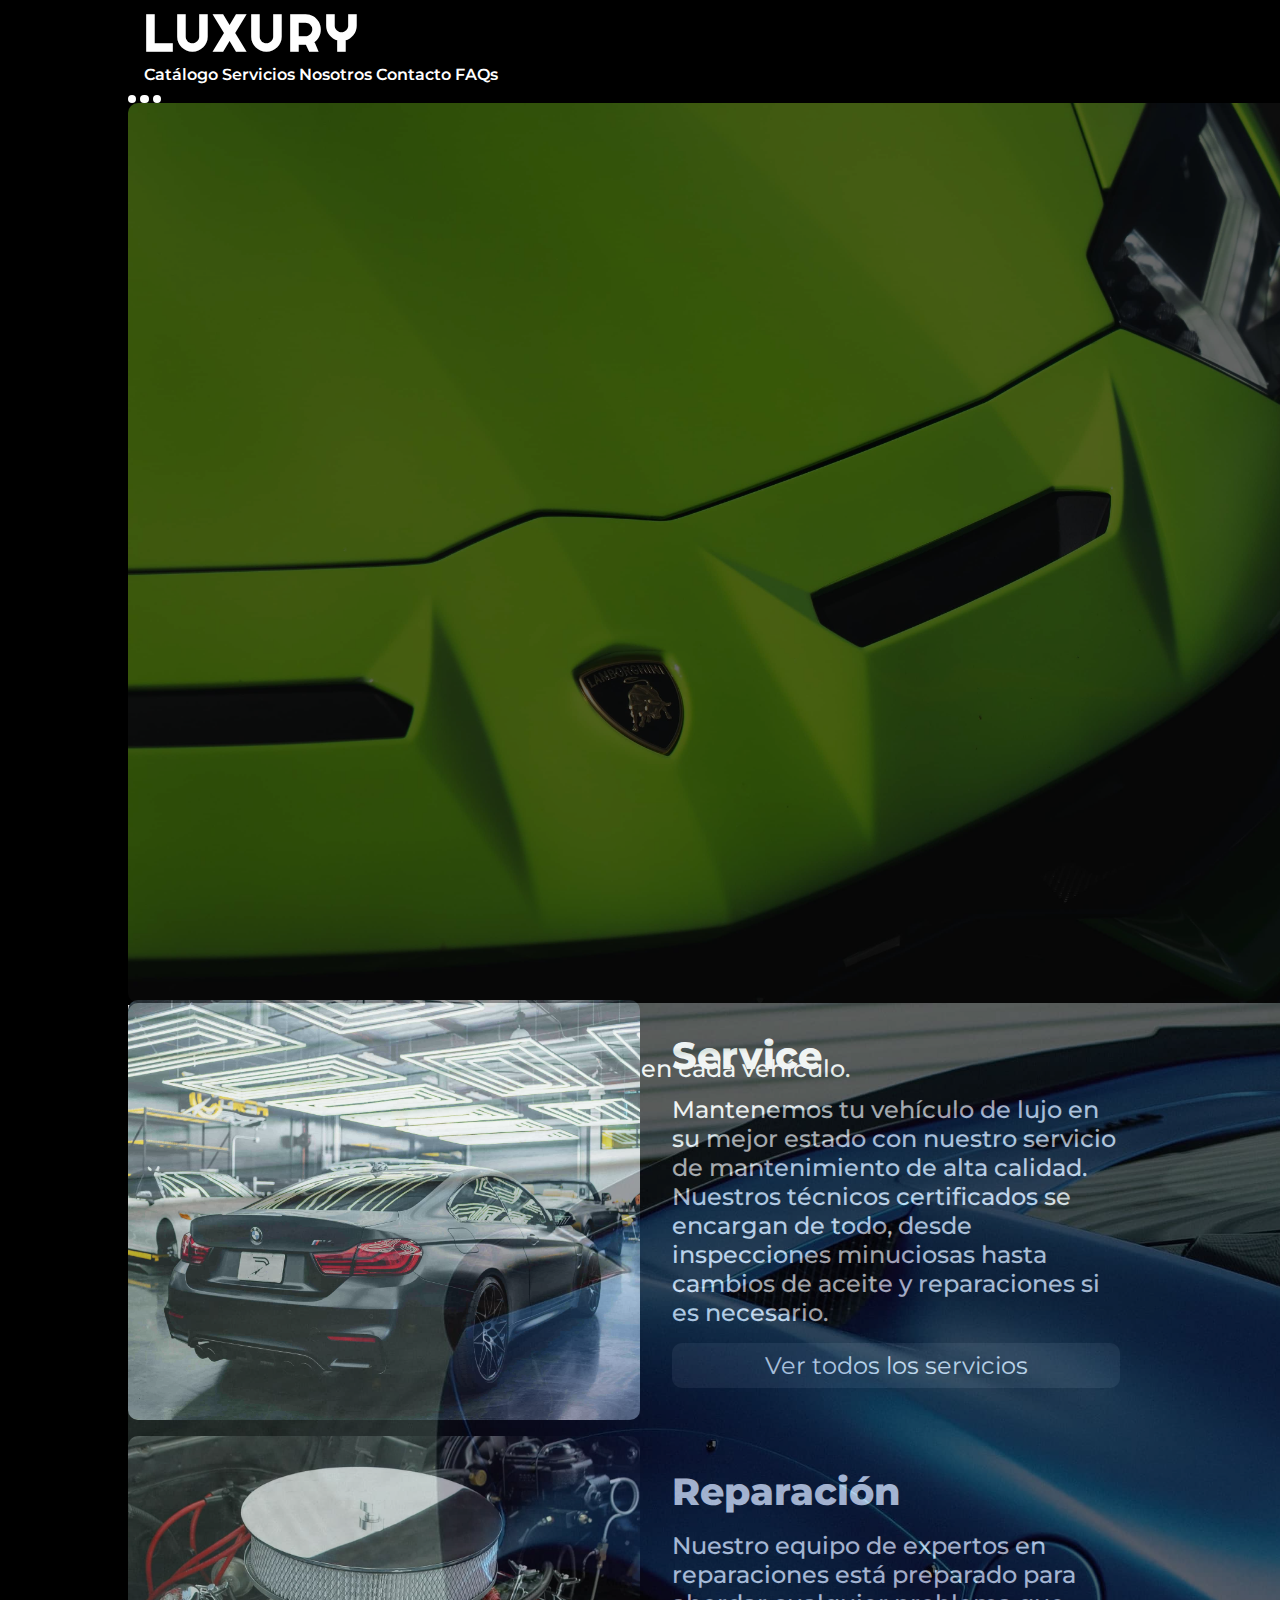
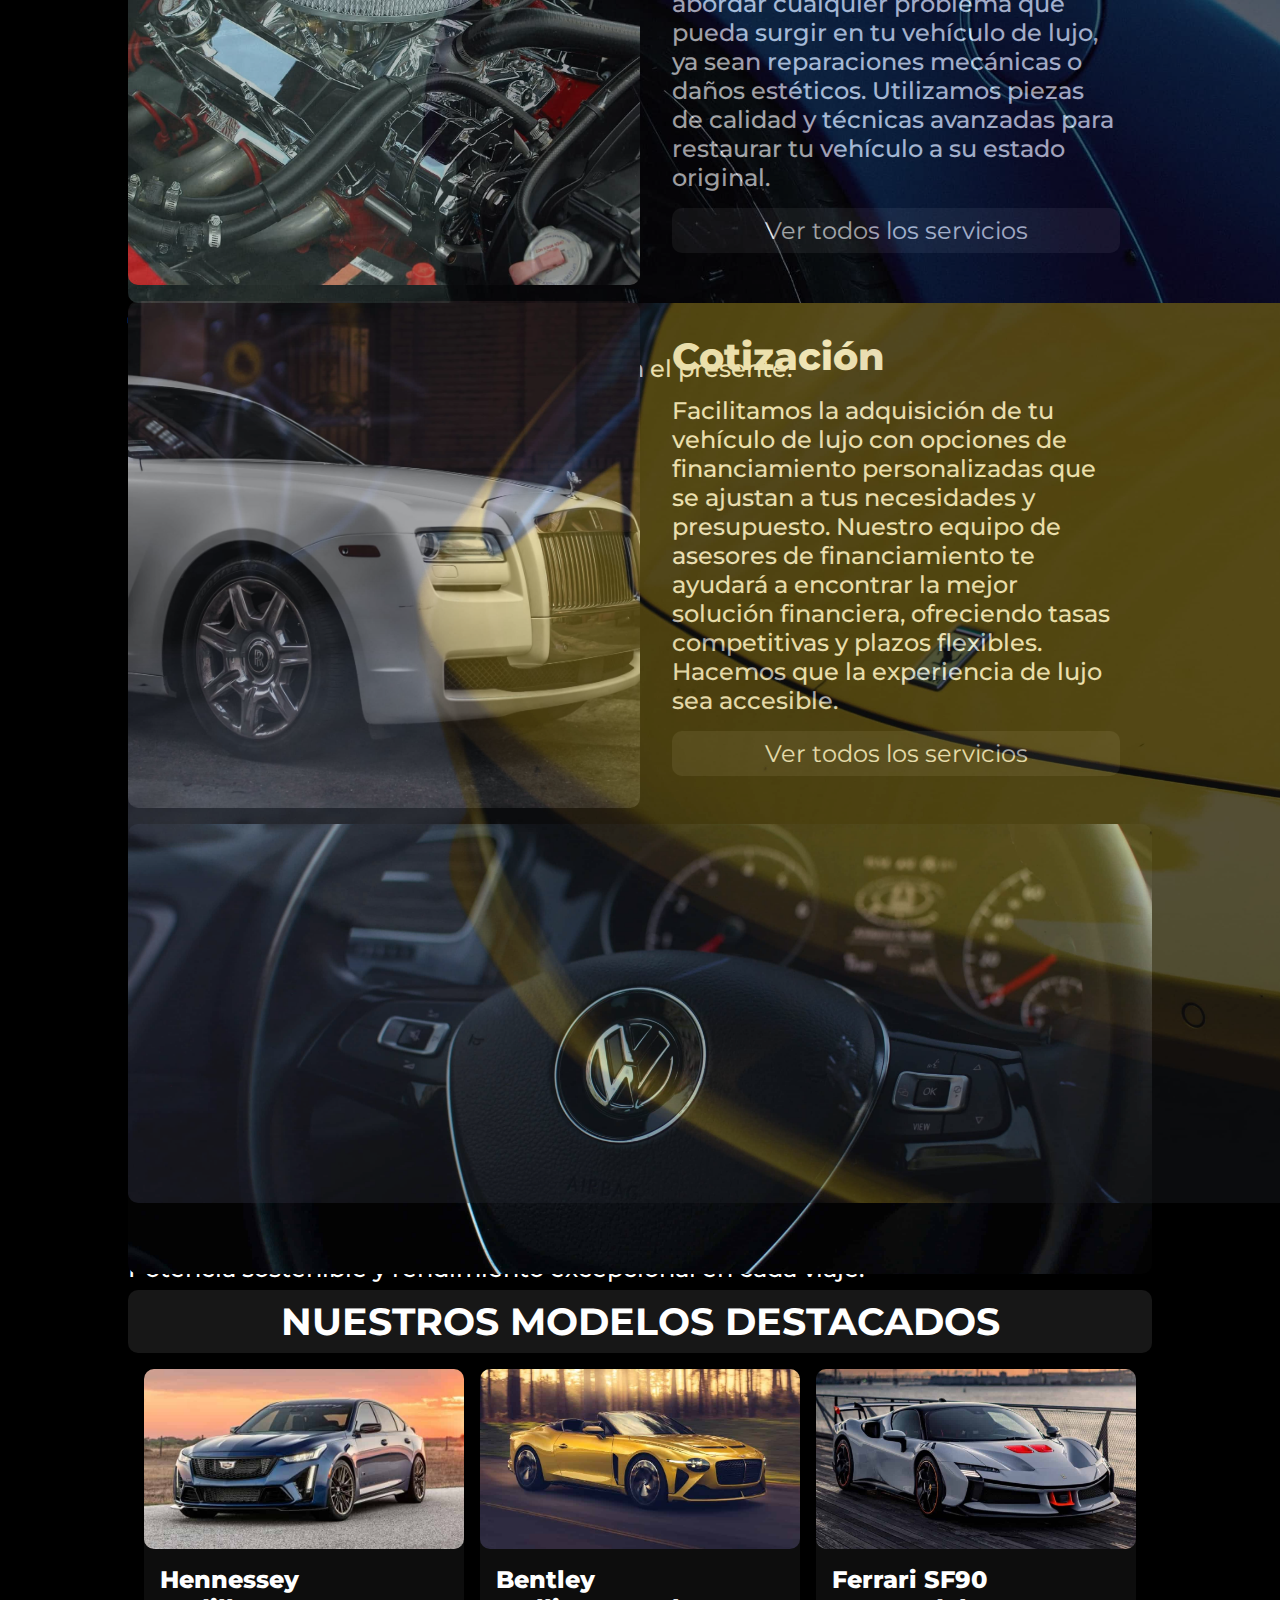
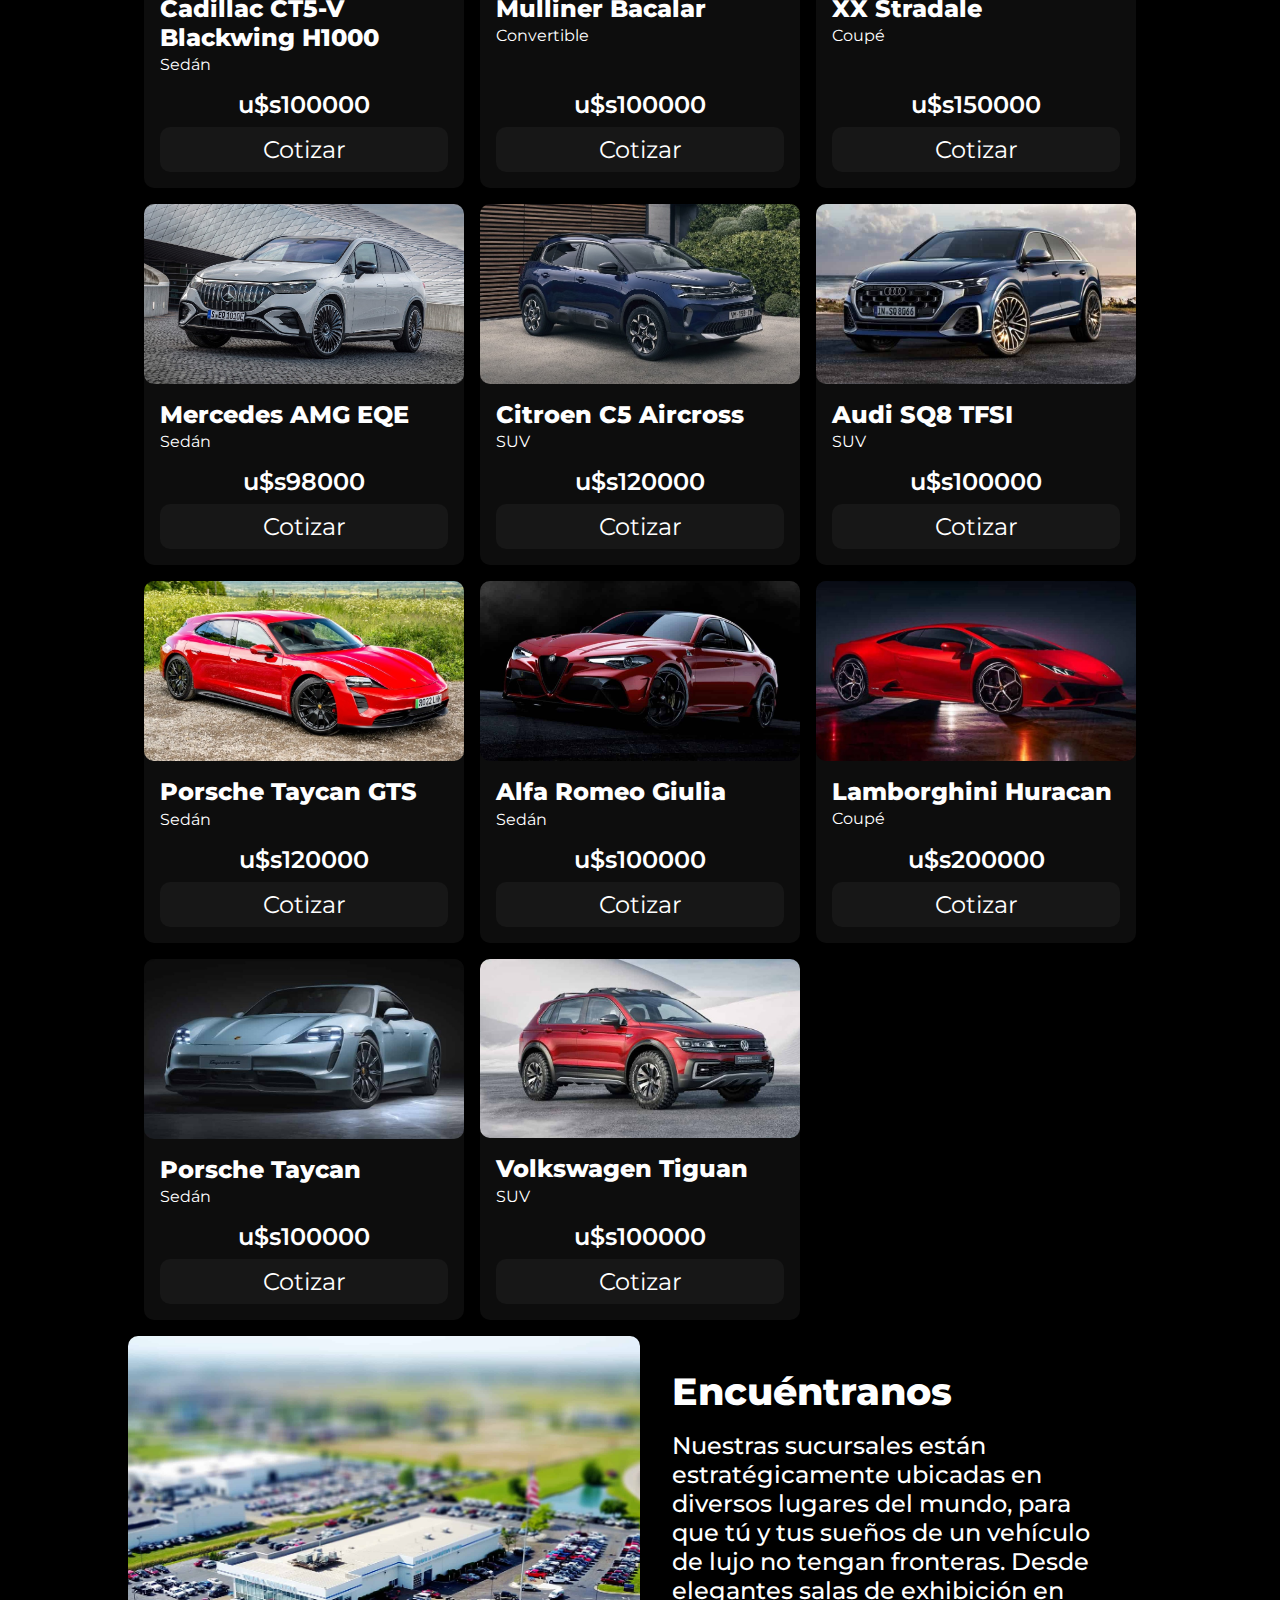
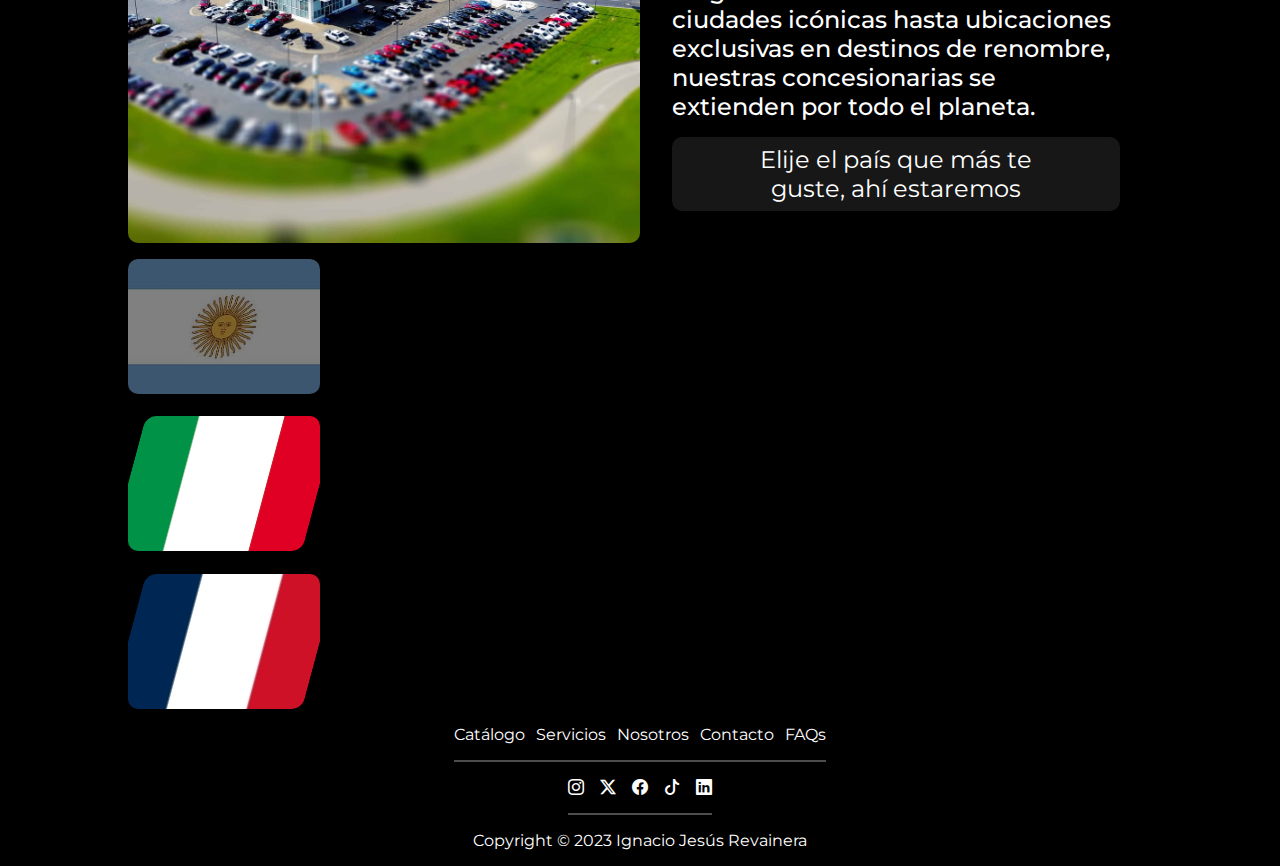
<file: index.html>
<!DOCTYPE html>
<html lang="es" data-bs-theme="dark">

<head>
    <meta charset="UTF-8">
    <meta name="viewport" content="width=device-width, initial-scale=1.0">
    <title>Luxury | Inicio</title>

    <!-- FAVICON -->
    <link rel="apple-touch-icon" sizes="180x180" href="./assets/favicon/apple-touch-icon.png">
    <link rel="icon" type="image/png" sizes="32x32" href="./assets/favicon/favicon-32x32.png">
    <link rel="icon" type="image/png" sizes="16x16" href="./assets/favicon/favicon-16x16.png">
    <link rel="manifest" href="./assets/favicon/site.webmanifest">
    <link rel="mask-icon" href="./assets/favicon/safari-pinned-tab.svg" color="#5bbad5">
    <meta name="apple-mobile-web-app-title" content="Luxury">
    <meta name="application-name" content="Luxury">
    <meta name="msapplication-TileColor" content="#603cba">
    <meta name="theme-color" content="#ffffff">

    <!-- BOOTSTRAP -->
    <link href="https://cdn.jsdelivr.net/npm/bootstrap@5.3.2/dist/css/bootstrap.min.css" rel="stylesheet"
        integrity="sha384-T3c6CoIi6uLrA9TneNEoa7RxnatzjcDSCmG1MXxSR1GAsXEV/Dwwykc2MPK8M2HN" crossorigin="anonymous">

    <!-- CSS -->
    <link rel="stylesheet" href="./css/styles.css">
    <link rel="stylesheet" href="./css/index.css">

    <!-- BOOTSTRAP ICONS -->
    <link rel="stylesheet" href="https://cdn.jsdelivr.net/npm/bootstrap-icons@1.11.1/font/bootstrap-icons.css">
</head>

<body>

    <div class="contenedor">

        <!-- APERTURA DEL HEADER --> <!-- COMPONENTE DE BOOTSTRAP 1/2 -->
        <header class="header">
            <nav class="navbar navbar-expand-lg">
                <div class="container-fluid">
                    <a class="navbar-brand nav__luxury" href="./index.html">LUXURY</a>
                    <button class="navbar-toggler nav__toggler" type="button" data-bs-toggle="collapse"
                        data-bs-target="#navbarNavAltMarkup" aria-controls="navbarNavAltMarkup" aria-expanded="false"
                        aria-label="Toggle navigation">
                        <span class="navbar-toggler-icon nav__toggler__icon"></span>
                    </button>
                    <div class="collapse navbar-collapse" id="navbarNavAltMarkup">
                        <div class="navbar-nav">
                            <a class="nav-link nav__link" href="./html/catalogo.html">Catálogo</a>
                            <a class="nav-link nav__link" href="./html/servicios.html">Servicios</a>
                            <a class="nav-link nav__link" href="./html/nosotros.html">Nosotros</a>
                            <a class="nav-link nav__link" href="./html/contacto.html">Contacto</a>
                            <a class="nav-link nav__link" href="./html/faqs.html">FAQs</a>
                        </div>
                    </div>
                </div>
            </nav>
        </header>
        <!-- CIERRE DEL HEADER -->

        <!-- APERTURA DEL MAIN -->
        <main class="main">

            <!-- APERTURA SECTION CAROUSEL --> <!-- COMPONENTE DE BOOTSTRAP 2/2 -->
            <section class="section__carousel">
                <div id="carouselExampleCaptions" class="carousel slide">
                    <div class="carousel-indicators">
                        <button id="carouselIndicatorButton" type="button" data-bs-target="#carouselExampleCaptions"
                            data-bs-slide-to="0" class="active" aria-current="true" aria-label="Slide 1"></button>
                        <button id="carouselIndicatorButton" type="button" data-bs-target="#carouselExampleCaptions"
                            data-bs-slide-to="1" aria-label="Slide 2"></button>
                        <button id="carouselIndicatorButton" type="button" data-bs-target="#carouselExampleCaptions"
                            data-bs-slide-to="2" aria-label="Slide 3"></button>
                    </div>
                    <div class="carousel-inner">
                        <div class="carousel-item active">
                            <img src="./assets/carousel/carousel (1).jpg" class="d-block w-100" alt="...">
                            <div class="carousel-caption d-none d-md-block">
                                <h5 class="titulo">Elegancia</h5>
                                <p class="parrafo">Donde la sofisticación y el lujo se fusionan en cada vehículo.</p>
                            </div>
                        </div>
                        <div class="carousel-item">
                            <img src="./assets/carousel/carousel (2).jpg" class="d-block w-100" alt="...">
                            <div class="carousel-caption d-none d-md-block">
                                <h5 class="titulo">Tecnología</h5>
                                <p class="parrafo">Experimenta el futuro de la conducción en el presente.</p>
                            </div>
                        </div>
                        <div class="carousel-item">
                            <img src="./assets/carousel/carousel (3).jpg" class="d-block w-100" alt="...">
                            <div class="carousel-caption d-none d-md-block">
                                <h5 class="titulo">Eficiencia</h5>
                                <p class="parrafo">Potencia sostenible y rendimiento excepcional en cada viaje.</p>
                            </div>
                        </div>
                    </div>
                    <button class="carousel-control-prev" type="button" data-bs-target="#carouselExampleCaptions"
                        data-bs-slide="prev" aria-label="prev">
                        <span class="bi bi-caret-left-fill carousel__control__icon" aria-hidden="true"></span>
                        <span class="visually-hidden"></span>
                    </button>
                    <button class="carousel-control-next" type="button" data-bs-target="#carouselExampleCaptions"
                        data-bs-slide="next" aria-label="next">
                        <span class="bi bi-caret-right-fill carousel__control__icon" aria-hidden="true"></span>
                        <span class="visually-hidden"></span>
                    </button>
                </div>
            </section>
            <!-- CIERRE SECTION CAROUSEL -->

            <!-- APERTURA SECTION SERVICIOS -->
            <section class="section__servicios">
                <article class="article__servicios">
                    <img src="./assets/luxury/service.jpg" alt="servicios-service" class="img">

                    <div class="texto article__servicios__texto">
                        <h2 class="titulo">Service</h2>
                        <p class="parrafo">
                            Mantenemos tu vehículo de lujo en su mejor estado con nuestro servicio de mantenimiento de
                            alta calidad. Nuestros técnicos certificados se encargan de todo, desde inspecciones
                            minuciosas hasta cambios de aceite y reparaciones si es necesario.
                        </p>
                        <a class="button" href="./html/servicios.html" target="_blank" rel="noopener noreferrer">Ver
                            todos los servicios</a>
                    </div>
                </article>

                <article class="article__servicios">
                    <img src="./assets/luxury/reparacion.jpg" alt="servicios-reparacion" class="img">

                    <div class="texto article__servicios__texto">
                        <h2 class="titulo">Reparación</h2>
                        <p class="parrafo">
                            Nuestro equipo de expertos en reparaciones está preparado para abordar cualquier problema
                            que pueda surgir en tu vehículo de lujo, ya sean reparaciones mecánicas o daños estéticos.
                            Utilizamos piezas de calidad y técnicas avanzadas para restaurar tu vehículo a su estado
                            original.
                        </p>
                        <a class="button" href="./html/servicios.html" target="_blank" rel="noopener noreferrer">Ver
                            todos los servicios</a>
                    </div>
                </article>

                <article class="article__servicios">
                    <img src="./assets/luxury/cotizacion.jpg" alt="servicios-cotizacion" class="img">

                    <div class="texto article__servicios__texto">
                        <h2 class="titulo">Cotización</h2>
                        <p class="parrafo">
                            Facilitamos la adquisición de tu vehículo de lujo con opciones de financiamiento
                            personalizadas que se ajustan a tus necesidades y presupuesto. Nuestro equipo de asesores de
                            financiamiento te ayudará a encontrar la mejor solución financiera, ofreciendo tasas
                            competitivas y plazos flexibles. Hacemos que la experiencia de lujo sea accesible.
                        </p>
                        <a class="button" href="./html/servicios.html" target="_blank" rel="noopener noreferrer">Ver
                            todos los servicios</a>
                    </div>
                </article>
            </section>
            <!-- CIERRE SECTION SERVICIOS -->

            <!-- APERTURA SECTION CATALOGO -->
            <section class="section__catalogo">
                <img src="./assets/luxury/modelos.jpg" alt="banner" class="img">

                <h2 class="section__catalogo__titulo">NUESTROS MODELOS DESTACADOS</h2>

                <div class="container__cards" id="catalogo">
                    <!-- MEDIANTE JS DESPLIEGO EL CATÁLOGO -->
                </div>
            </section>
            <!-- CIERRE SECTION CATALOGO -->

            <!-- APERTURA SECTION SUCURSALES -->
            <section class="section__sucursales">
                <article class="banner sucursales__banner">
                    <img src="./assets/luxury/encuentranos.jpg" alt="sucursales" class="img">

                    <div class="texto sucursales__banner__texto">
                        <h2 class="titulo">Encuéntranos</h2>
                        <p class="parrafo">
                            Nuestras sucursales están estratégicamente ubicadas en diversos lugares del mundo, para que
                            tú y tus sueños de un vehículo de lujo no tengan fronteras. Desde elegantes salas de
                            exhibición en ciudades icónicas hasta ubicaciones exclusivas en destinos de renombre,
                            nuestras concesionarias se extienden por todo el planeta.
                        </p>
                        <a class="button" href="#sucursalesMapas">
                            Elije el país que más te guste, ahí estaremos
                        </a>
                    </div>
                </article>

                <article class="sucursales__main" id="sucursalesMapas">
                    <div class="sucursales__buttons">
                        <button class="sucursales__button" id="concesionariaAudi">
                            <img src="./assets/banderas/argentina.jpg" alt="bandera-argentina"
                                class="sucursales__bandera activo" id="banderaArgentina">
                        </button>

                        <button class="sucursales__button" id="concesionariaMaserati">
                            <img src="./assets/banderas/italia.jpg" alt="bandera-italia" class="sucursales__bandera "
                                id="banderaItalia">
                        </button>

                        <button class="sucursales__button" id="concesionariaMcLaren">
                            <img src="./assets/banderas/francia.jpg" alt="bandera-francia" class="sucursales__bandera"
                                id="banderaFrancia">
                        </button>
                    </div>

                    <iframe class="sucursales__mapa visible" id="mapaConcesionariaAudi"
                        src="https://www.google.com/maps/embed?pb=!1m18!1m12!1m3!1d3283.522683648461!2d-58.432428699999996!3d-34.61622949999999!2m3!1f0!2f0!3f0!3m2!1i1024!2i768!4f13.1!3m3!1m2!1s0x95bcca4390eb1209%3A0x1f3b420ef2d94aab!2sAv.%20Rivadavia%204751%2C%20C1424CEC%20CABA!5e0!3m2!1ses-419!2sar!4v1698873170851!5m2!1ses-419!2sar"
                        width="600" height="450" style="border:0;" allowfullscreen="" loading="lazy"
                        referrerpolicy="no-referrer-when-downgrade"></iframe>

                    <iframe class="sucursales__mapa" id="mapaConcesionariaMaserati"
                        src="https://www.google.com/maps/embed?pb=!1m18!1m12!1m3!1d1484.5709059574972!2d12.49131154241204!3d41.91131008135689!2m3!1f0!2f0!3f0!3m2!1i1024!2i768!4f13.1!3m3!1m2!1s0x132f61068559435f%3A0xc2c218b0b50e79a0!2sMaserati!5e0!3m2!1ses-419!2sar!4v1698793904162!5m2!1ses-419!2sar"
                        width="600" height="450" style="border:0;" allowfullscreen="" loading="lazy"
                        referrerpolicy="no-referrer-when-downgrade">
                    </iframe>

                    <iframe class="sucursales__mapa" id="mapaConcesionariaMcLaren"
                        src="https://www.google.com/maps/embed?pb=!1m18!1m12!1m3!1d41969.82159322883!2d2.0570187486328178!3d48.89416739999999!2m3!1f0!2f0!3f0!3m2!1i1024!2i768!4f13.1!3m3!1m2!1s0x47e67b7895c9b7b1%3A0xe684f16e2c618115!2sMcLaren%20Paris!5e0!3m2!1ses!2sar!4v1698794020545!5m2!1ses!2sar"
                        width="600" height="450" style="border:0;" allowfullscreen="" loading="lazy"
                        referrerpolicy="no-referrer-when-downgrade"></iframe>
                </article>
            </section>
            <!-- CIERRE SECTION SUCURSALES -->

        </main>
        <!-- CIERRE DEL MAIN -->

    </div>

    <!-- APERTURA DEL FOOTER -->
    <footer class="footer">
        <div class="footer__enlaces">
            <a href="./html/catalogo.html" class="footer__enlace">Catálogo</a>
            <a href="./html/servicios.html" class="footer__enlace">Servicios</a>
            <a href="./html/nosotros.html" class="footer__enlace">Nosotros</a>
            <a href="./html/contacto.html" class="footer__enlace">Contacto</a>
            <a href="./html/faqs.html" class="footer__enlace">FAQs</a>
        </div>

        <div class="footer__redes">
            <a href="https://www.instagram.com/audi/" target="_blank" class="bi bi-instagram"
                aria-label="instagram"></a>
            <a href="https://twitter.com/ScuderiaFerrari" target="_blank" class="bi bi-twitter-x"
                aria-label="twitter"></a>
            <a href="https://www.facebook.com/MercedesBenz" target="_blank" class="bi bi-facebook"
                aria-label="facebook"></a>
            <a href="https://www.tiktok.com/@astonmartin?lang=es" target="_blank" class="bi bi-tiktok"
                aria-label="tiktok"></a>
            <a href="https://www.linkedin.com/in/ignaciorevainera" target="_blank" class="bi bi-linkedin"
                aria-label="linkedin"></a>
        </div>

        <p class="footer__copyright">Copyright &copy; 2023 Ignacio Jesús Revainera</p>
    </footer>
    <!-- CIERRE DEL FOOTER -->

    <!-- JAVASCRIPT -->
    <script type="text/javascript" src="./js/script.js"></script>
    <script type="text/javascript" src="./js/index.js"></script>

    <!-- BOOTSTRAP SCRIPT -->
    <script src="https://cdn.jsdelivr.net/npm/bootstrap@5.3.2/dist/js/bootstrap.min.js"
        integrity="sha384-BBtl+eGJRgqQAUMxJ7pMwbEyER4l1g+O15P+16Ep7Q9Q+zqX6gSbd85u4mG4QzX+"
        crossorigin="anonymous"></script>
</body>

</html>
</file>
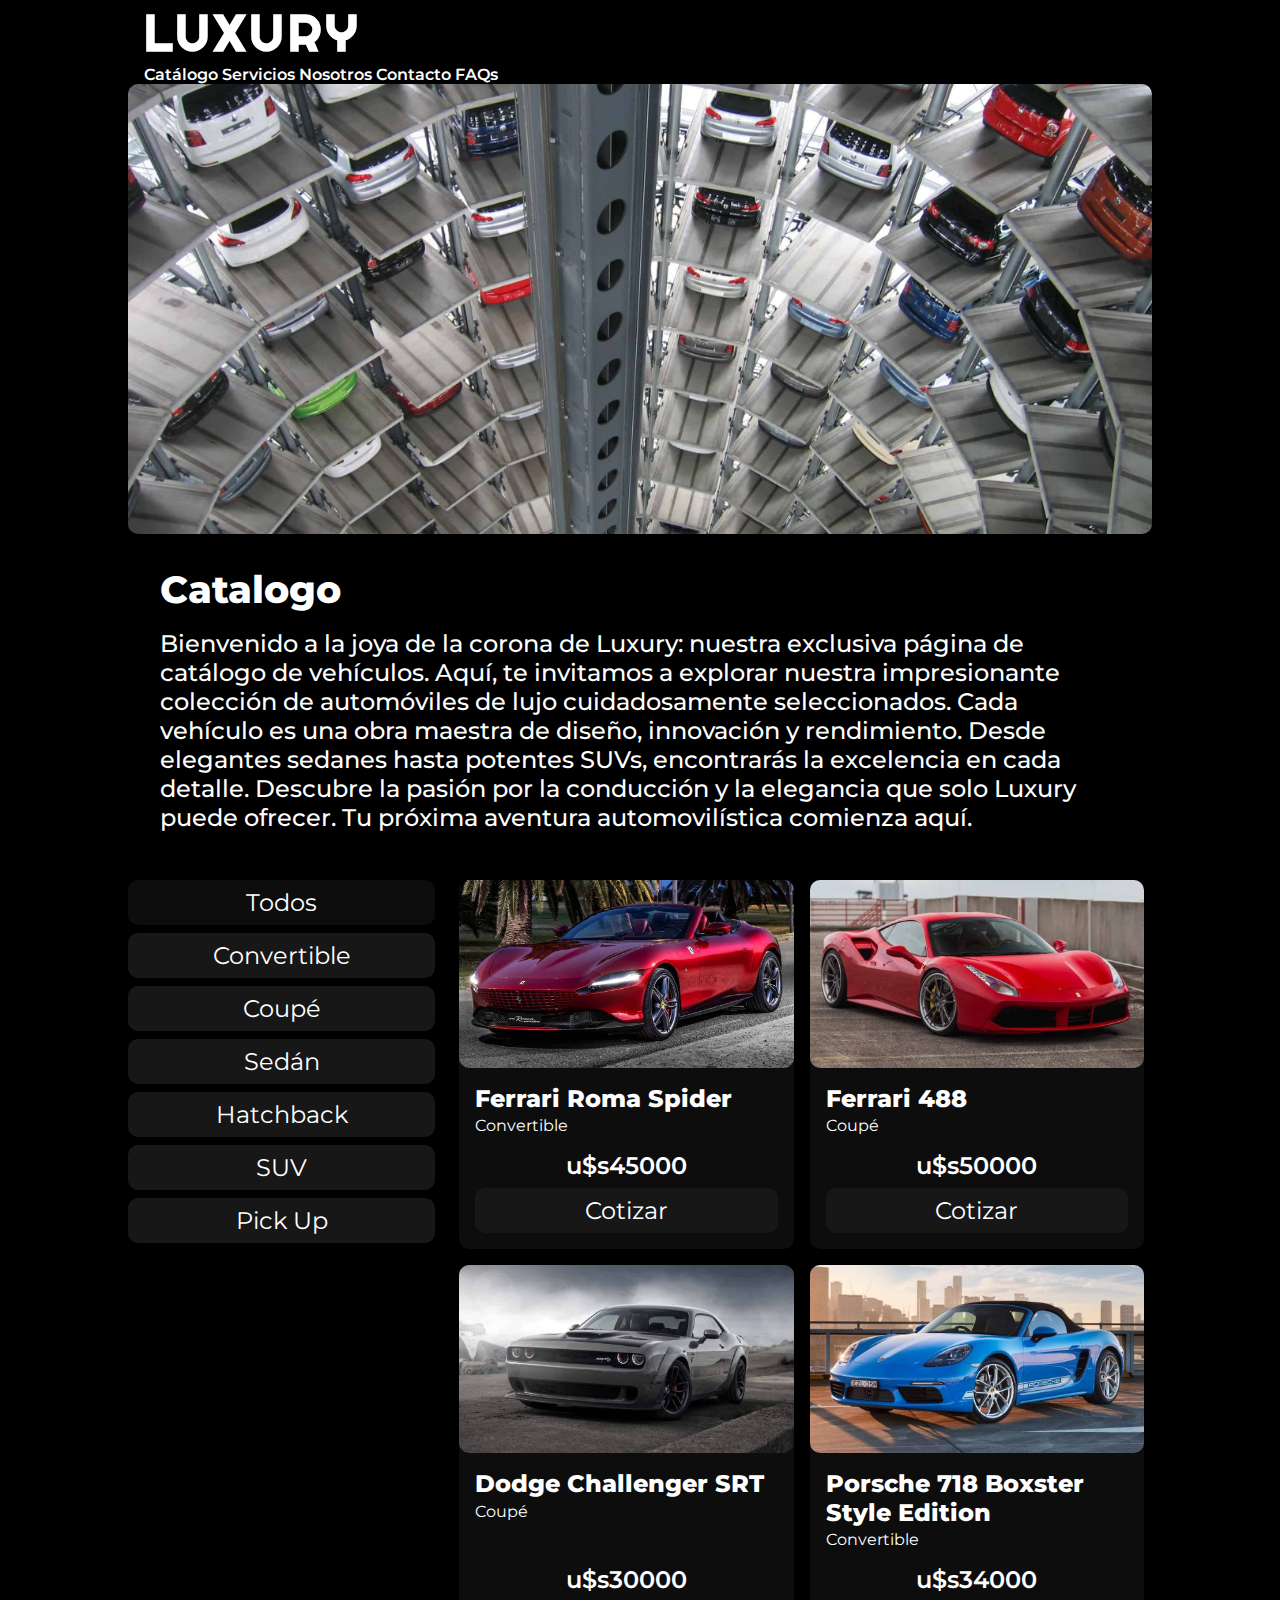
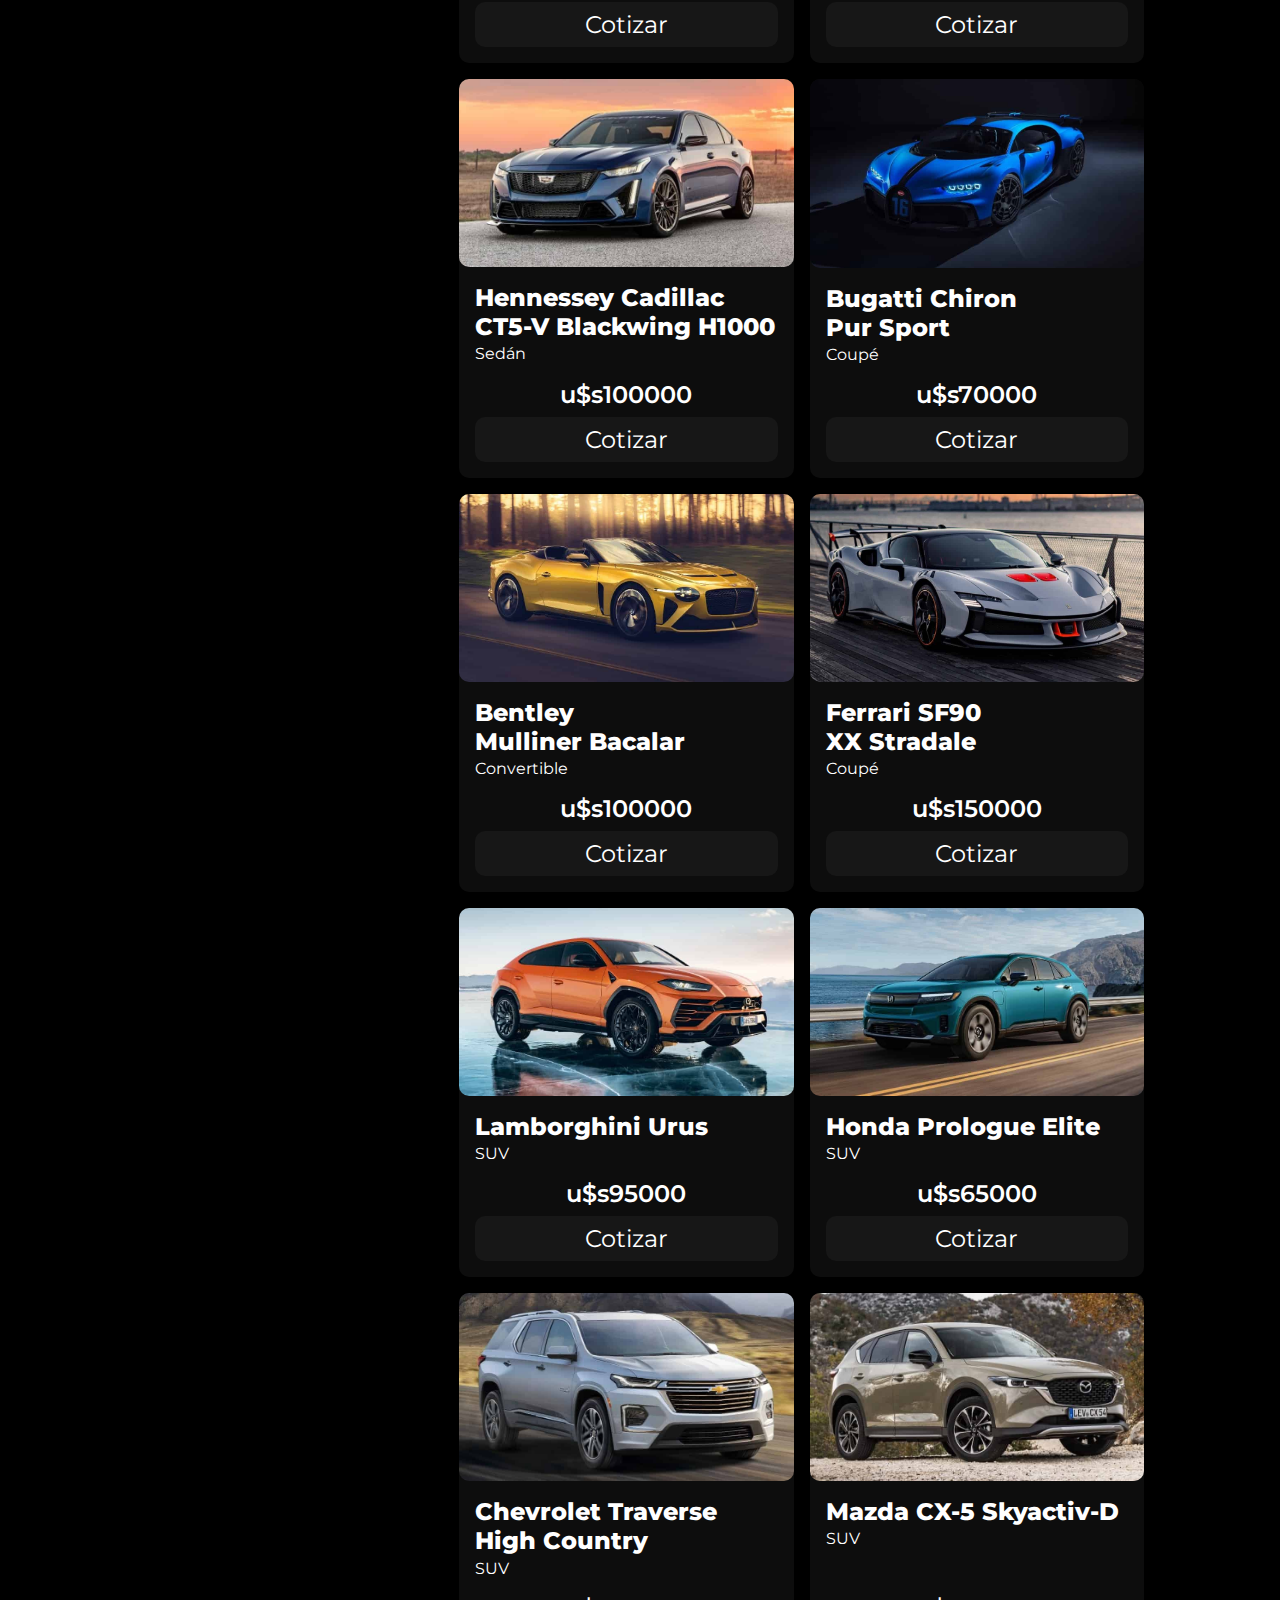
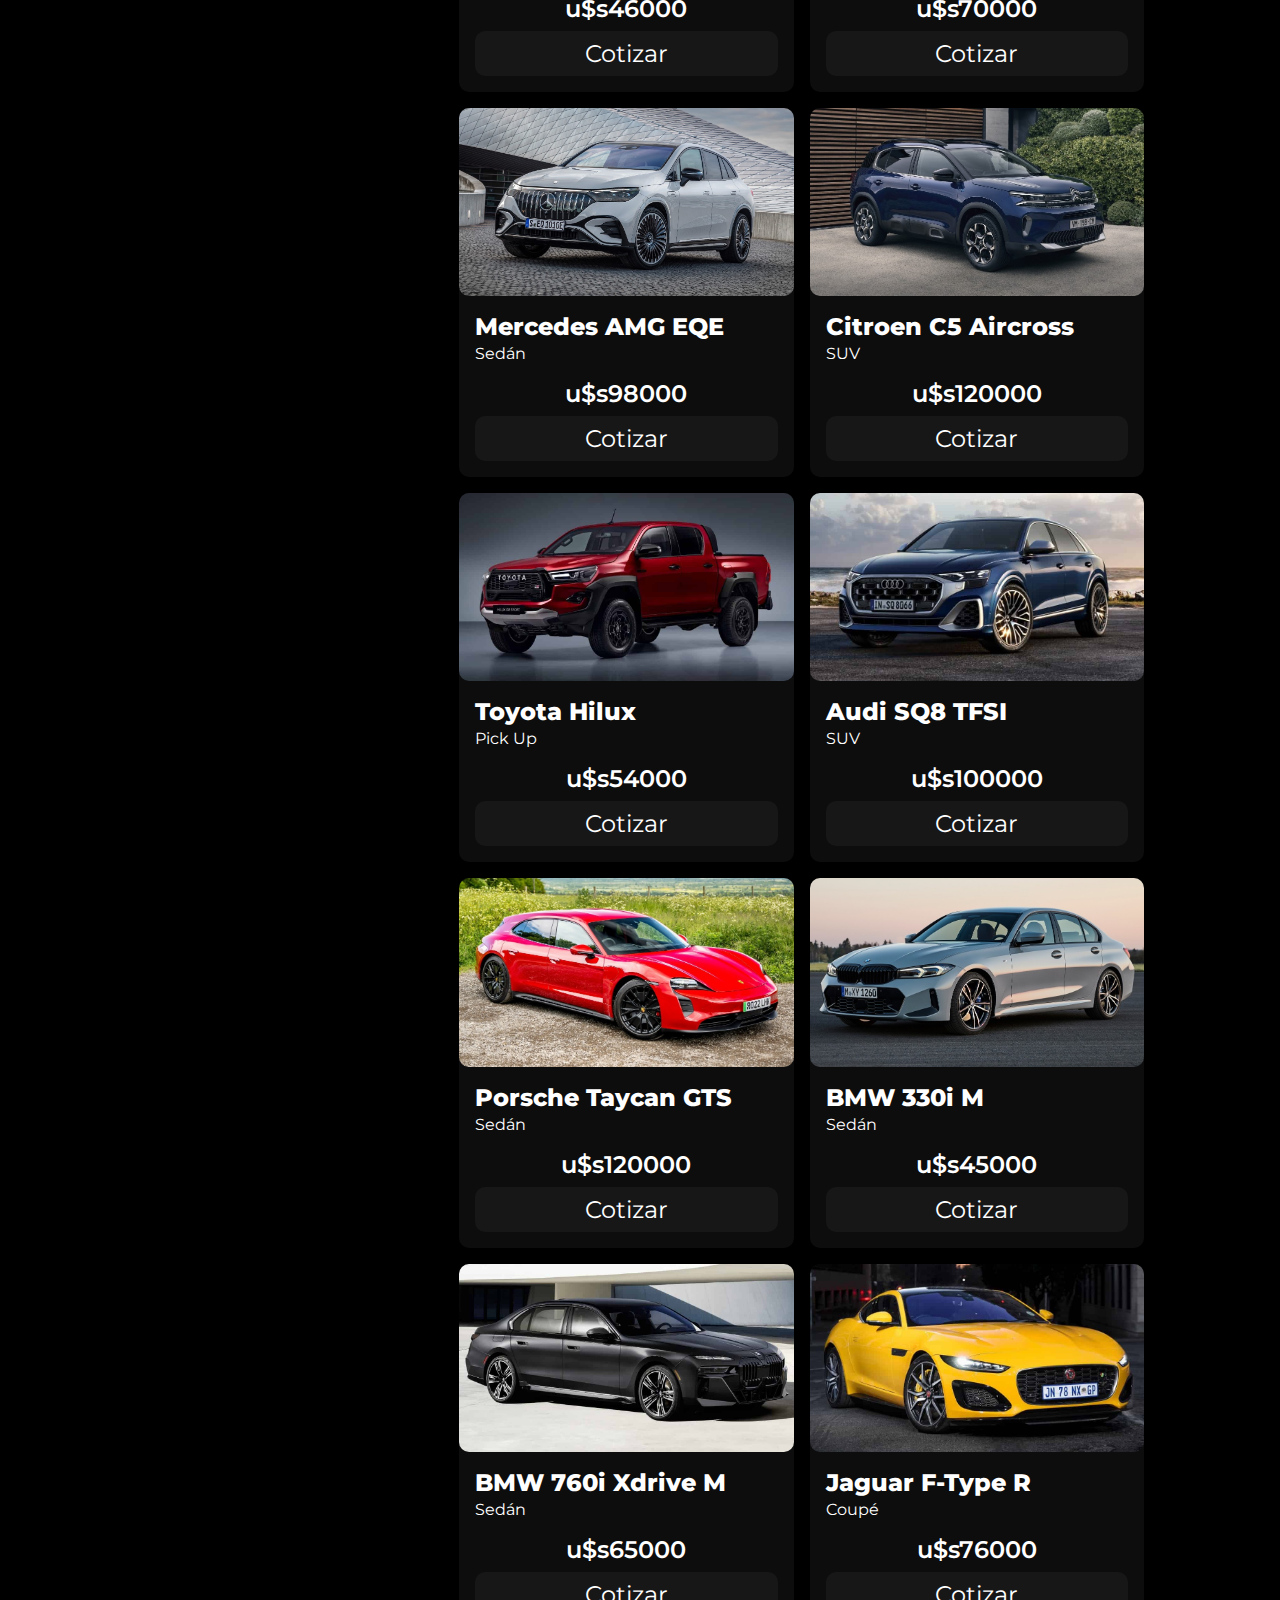
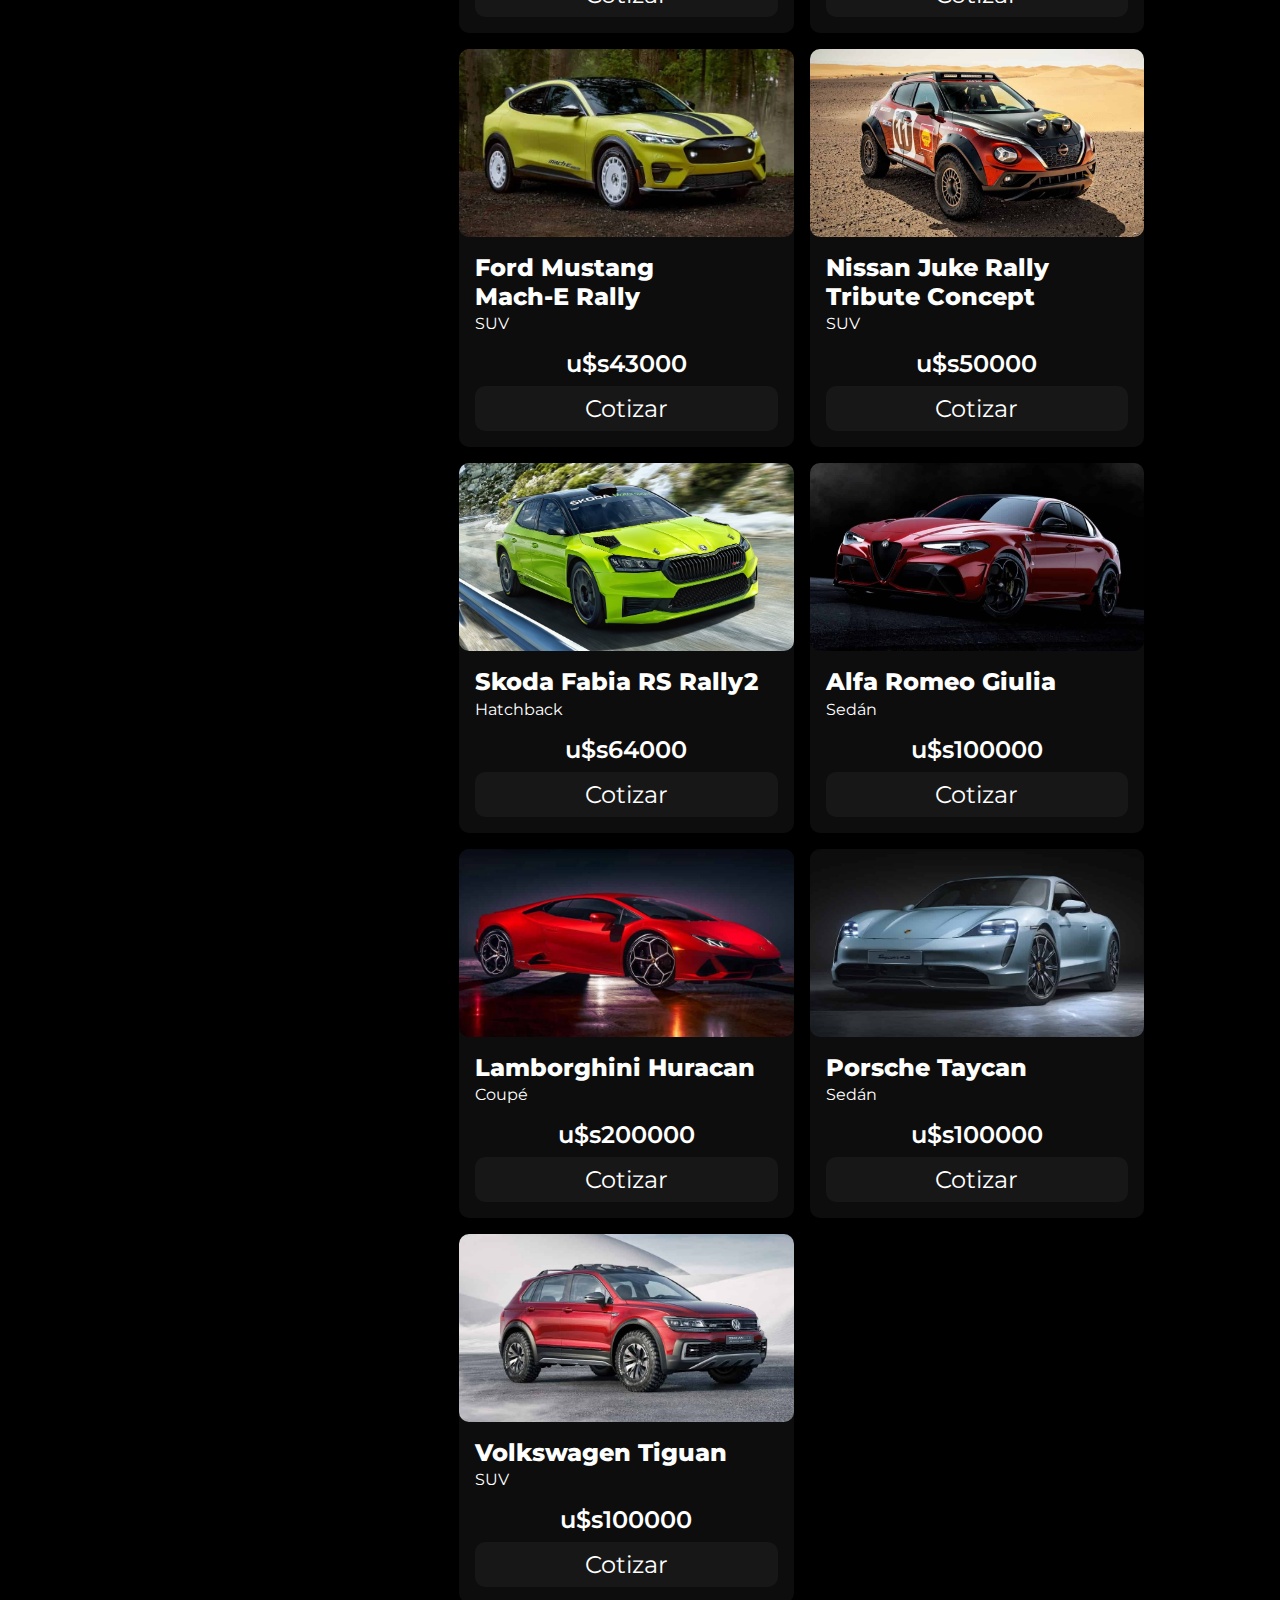
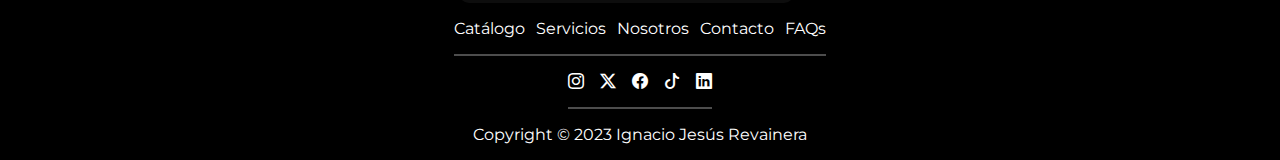
<file: html/catalogo.html>
<!DOCTYPE html>
<html lang="es" data-bs-theme="dark">

<head>
    <meta charset="UTF-8">
    <meta name="viewport" content="width=device-width, initial-scale=1.0">
    <title>Luxury | Catálogo</title>

    <!-- FAVICON -->
    <link rel="apple-touch-icon" sizes="180x180" href="../assets/favicon/apple-touch-icon.png">
    <link rel="icon" type="image/png" sizes="32x32" href="../assets/favicon/favicon-32x32.png">
    <link rel="icon" type="image/png" sizes="16x16" href="../assets/favicon/favicon-16x16.png">
    <link rel="manifest" href="../assets/favicon/site.webmanifest">
    <link rel="mask-icon" href="../assets/favicon/safari-pinned-tab.svg" color="#5bbad5">
    <meta name="apple-mobile-web-app-title" content="Luxury">
    <meta name="application-name" content="Luxury">
    <meta name="msapplication-TileColor" content="#603cba">
    <meta name="theme-color" content="#ffffff">

    <!-- BOOTSTRAP -->
    <link href="https://cdn.jsdelivr.net/npm/bootstrap@5.3.2/dist/css/bootstrap.min.css" rel="stylesheet"
        integrity="sha384-T3c6CoIi6uLrA9TneNEoa7RxnatzjcDSCmG1MXxSR1GAsXEV/Dwwykc2MPK8M2HN" crossorigin="anonymous">

    <!-- CSS -->
    <link rel="stylesheet" href="../css/styles.css">
    <link rel="stylesheet" href="../css/catalogo.css">

    <!-- BOOTSTRAP ICONS -->
    <link rel="stylesheet" href="https://cdn.jsdelivr.net/npm/bootstrap-icons@1.11.1/font/bootstrap-icons.css">
</head>

<body>

    <div class="contenedor">

        <!-- APERTURA DEL HEADER --> <!-- COMPONENTE DE BOOTSTRAP 1/1 -->
        <header class="header">
            <nav class="navbar navbar-expand-lg">
                <div class="container-fluid">
                    <a class="navbar-brand nav__luxury" href="../index.html">LUXURY</a>
                    <button class="navbar-toggler nav__toggler" type="button" data-bs-toggle="collapse"
                        data-bs-target="#navbarNavAltMarkup" aria-controls="navbarNavAltMarkup" aria-expanded="false"
                        aria-label="Toggle navigation">
                        <span class="navbar-toggler-icon nav__toggler__icon"></span>
                    </button>
                    <div class="collapse navbar-collapse" id="navbarNavAltMarkup">
                        <div class="navbar-nav">
                            <a class="nav-link nav__link" href="./catalogo.html">Catálogo</a>
                            <a class="nav-link nav__link" href="./servicios.html">Servicios</a>
                            <a class="nav-link nav__link" href="./nosotros.html">Nosotros</a>
                            <a class="nav-link nav__link" href="./contacto.html">Contacto</a>
                            <a class="nav-link nav__link" href="./faqs.html">FAQs</a>
                        </div>
                    </div>
                </div>
            </nav>
        </header>
        <!-- CIERRE DEL HEADER -->

        <!-- APERTURA DEL MAIN -->
        <main class="main">
            <section class="banner">
                <img src="../assets/luxury/catalogo.jpg" alt="faqs-banner" class="img">

                <div class="texto">
                    <h1 class="titulo">Catalogo</h1>
                    <p class="parrafo">
                        Bienvenido a la joya de la corona de Luxury: nuestra exclusiva página de catálogo de vehículos.
                        Aquí, te invitamos a explorar nuestra impresionante colección de automóviles de lujo
                        cuidadosamente
                        seleccionados. Cada vehículo es una obra maestra de diseño, innovación y rendimiento. Desde
                        elegantes sedanes hasta potentes SUVs, encontrarás la excelencia en cada detalle. Descubre la
                        pasión
                        por la conducción y la elegancia que solo Luxury puede ofrecer. Tu próxima aventura
                        automovilística
                        comienza aquí.
                    </p>
                </div>
            </section>

            <div class="section__catalogo">
                <section id="filtros">
                    <input class="filtro" type="radio" name="filtros" id="todos" value="todos" checked>
                    <label class="button" for="todos">Todos</label>
                    <input class="filtro" type="radio" name="filtros" id="convertible" value="Convertible">
                    <label class="button" for="convertible">Convertible</label>
                    <input class="filtro" type="radio" name="filtros" id="coupe" value="Coupé">
                    <label class="button" for="coupe">Coupé</label>
                    <input class="filtro" type="radio" name="filtros" id="sedan" value="Sedán">
                    <label class="button" for="sedan">Sedán</label>
                    <input class="filtro" type="radio" name="filtros" id="hatchback" value="Hatchback">
                    <label class="button" for="hatchback">Hatchback</label>
                    <input class="filtro" type="radio" name="filtros" id="suv" value="SUV">
                    <label class="button" for="suv">SUV</label>
                    <input class="filtro" type="radio" name="filtros" id="pickUp" value="Pick Up">
                    <label class="button" for="pickUp">Pick Up</label>
                </section>

                <section class="container__cards" id="catalogo">
                    <!-- MEDIANTE JS DESPLIEGO EL CATÁLOGO -->
                </section>
            </div>
        </main>
        <!-- CIERRE DEL MAIN -->

    </div>

    <!-- APERTURA DEL FOOTER -->
    <footer class="footer">
        <div class="footer__enlaces">
            <a href="./catalogo.html" class="footer__enlace">Catálogo</a>
            <a href="./servicios.html" class="footer__enlace">Servicios</a>
            <a href="./nosotros.html" class="footer__enlace">Nosotros</a>
            <a href="./contacto.html" class="footer__enlace">Contacto</a>
            <a href="./faqs.html" class="footer__enlace">FAQs</a>
        </div>

        <div class="footer__redes">
            <a href="https://www.instagram.com/audi/" target="_blank" class="bi bi-instagram"
                aria-label="instagram"></a>
            <a href="https://twitter.com/ScuderiaFerrari" target="_blank" class="bi bi-twitter-x"
                aria-label="twitter"></a>
            <a href="https://www.facebook.com/MercedesBenz" target="_blank" class="bi bi-facebook"
                aria-label="facebook"></a>
            <a href="https://www.tiktok.com/@astonmartin?lang=es" target="_blank" class="bi bi-tiktok"
                aria-label="tiktok"></a>
            <a href="https://www.linkedin.com/in/ignaciorevainera" target="_blank" class="bi bi-linkedin"
                aria-label="linkedin"></a>
        </div>

        <p class="footer__copyright">Copyright &copy; 2023 Ignacio Jesús Revainera</p>
    </footer>
    <!-- CIERRE DEL FOOTER -->

    <!-- JAVASCRIPT -->
    <script type="text/javascript" src="../js/script.js"></script>
    <script type="text/javascript" src="../js/catalogo.js"></script>

    <!-- BOOTSTRAP SCRIPT -->
    <script src="https://cdn.jsdelivr.net/npm/bootstrap@5.3.2/dist/js/bootstrap.min.js"
        integrity="sha384-BBtl+eGJRgqQAUMxJ7pMwbEyER4l1g+O15P+16Ep7Q9Q+zqX6gSbd85u4mG4QzX+"
        crossorigin="anonymous"></script>
</body>

</html>
</file>
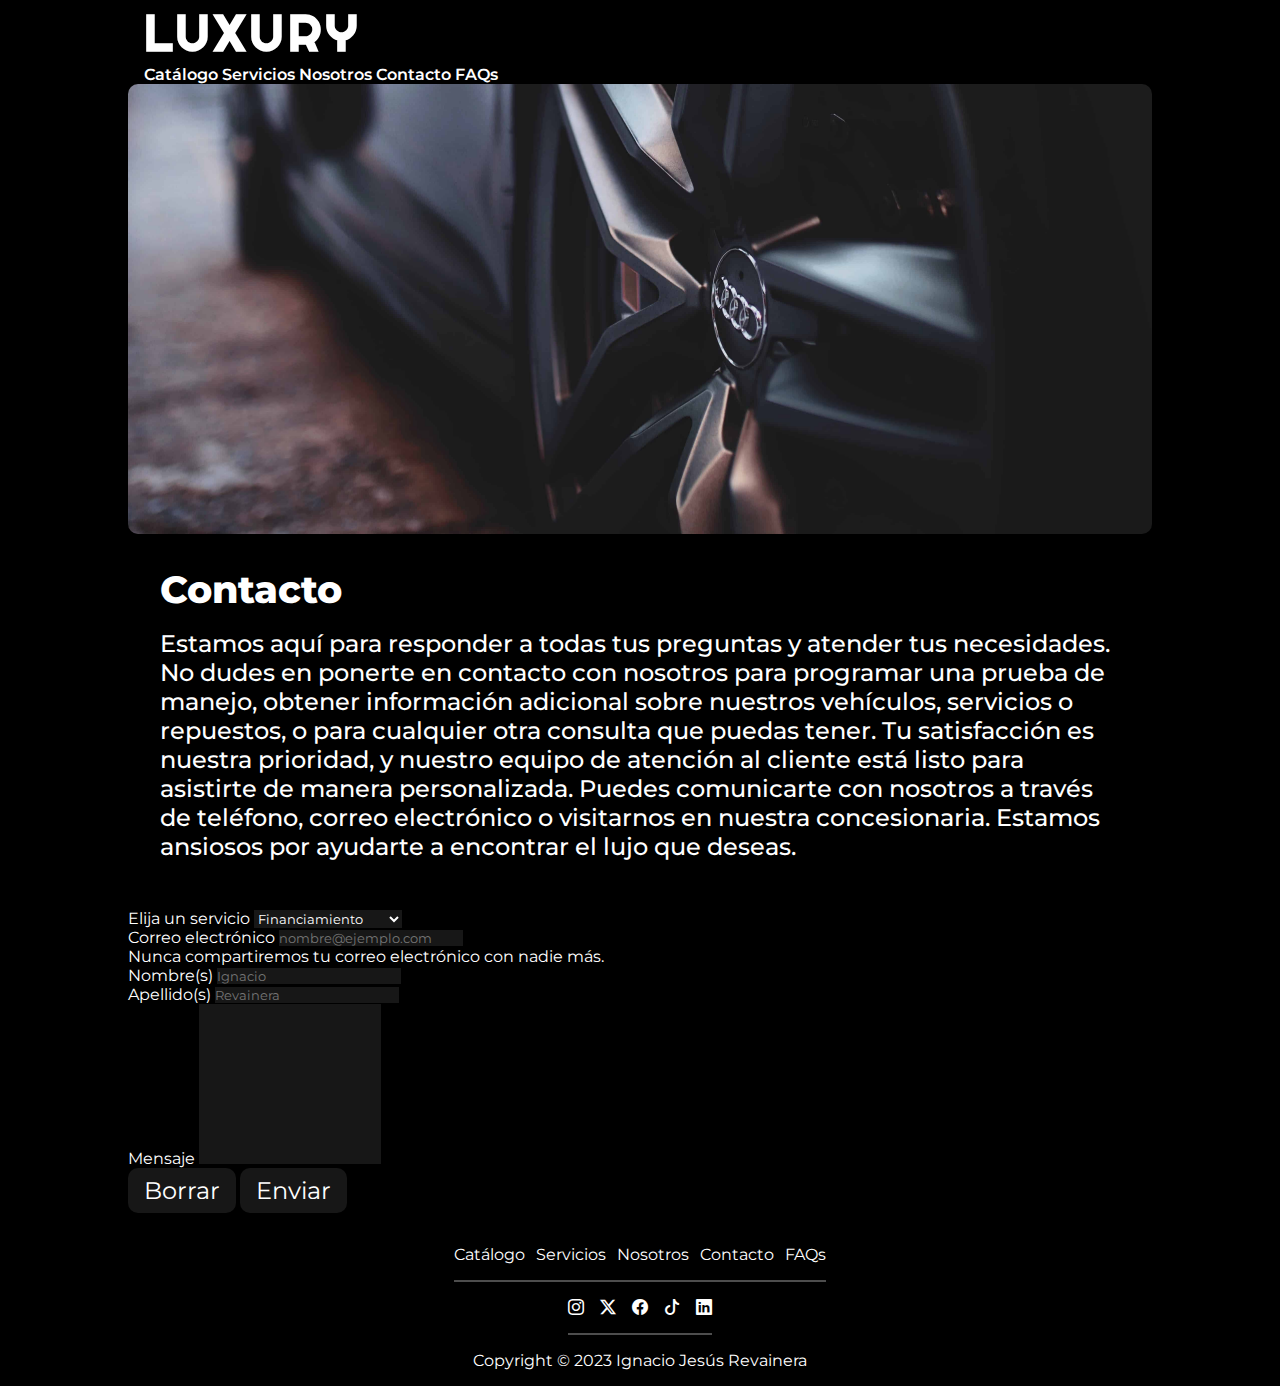
<file: html/contacto.html>
<!DOCTYPE html>
<html lang="es" data-bs-theme="dark">

<head>
    <meta charset="UTF-8">
    <meta name="viewport" content="width=device-width, initial-scale=1.0">
    <title>Luxury | Contacto</title>

    <!-- FAVICON -->
    <link rel="apple-touch-icon" sizes="180x180" href="../assets/favicon/apple-touch-icon.png">
    <link rel="icon" type="image/png" sizes="32x32" href="../assets/favicon/favicon-32x32.png">
    <link rel="icon" type="image/png" sizes="16x16" href="../assets/favicon/favicon-16x16.png">
    <link rel="manifest" href="../assets/favicon/site.webmanifest">
    <link rel="mask-icon" href="../assets/favicon/safari-pinned-tab.svg" color="#5bbad5">
    <meta name="apple-mobile-web-app-title" content="Luxury">
    <meta name="application-name" content="Luxury">
    <meta name="msapplication-TileColor" content="#603cba">
    <meta name="theme-color" content="#ffffff">

    <!-- BOOTSTRAP -->
    <link href="https://cdn.jsdelivr.net/npm/bootstrap@5.3.2/dist/css/bootstrap.min.css" rel="stylesheet"
        integrity="sha384-T3c6CoIi6uLrA9TneNEoa7RxnatzjcDSCmG1MXxSR1GAsXEV/Dwwykc2MPK8M2HN" crossorigin="anonymous">

    <!-- CSS -->
    <link rel="stylesheet" href="../css/styles.css">
    <link rel="stylesheet" href="../css/contacto.css">

    <!-- BOOTSTRAP ICONS -->
    <link rel="stylesheet" href="https://cdn.jsdelivr.net/npm/bootstrap-icons@1.11.1/font/bootstrap-icons.css">
</head>

<body>

    <div class="contenedor">

        <!-- APERTURA DEL HEADER --> <!-- COMPONENTE DE BOOTSTRAP 1/2 -->
        <header class="header">
            <nav class="navbar navbar-expand-lg">
                <div class="container-fluid">
                    <a class="navbar-brand nav__luxury" href="../index.html">LUXURY</a>
                    <button class="navbar-toggler nav__toggler" type="button" data-bs-toggle="collapse"
                        data-bs-target="#navbarNavAltMarkup" aria-controls="navbarNavAltMarkup" aria-expanded="false"
                        aria-label="Toggle navigation">
                        <span class="navbar-toggler-icon nav__toggler__icon"></span>
                    </button>
                    <div class="collapse navbar-collapse" id="navbarNavAltMarkup">
                        <div class="navbar-nav">
                            <a class="nav-link nav__link" href="./catalogo.html">Catálogo</a>
                            <a class="nav-link nav__link" href="./servicios.html">Servicios</a>
                            <a class="nav-link nav__link" href="./nosotros.html">Nosotros</a>
                            <a class="nav-link nav__link" href="./contacto.html">Contacto</a>
                            <a class="nav-link nav__link" href="./faqs.html">FAQs</a>
                        </div>
                    </div>
                </div>
            </nav>
        </header>
        <!-- CIERRE DEL HEADER -->

        <!-- APERTURA DEL MAIN -->
        <main class="main">
            <section class="banner">
                <img src="../assets/luxury/contacto.jpg" alt="faqs-banner" class="img">

                <div class="texto">
                    <h1 class="titulo">Contacto</h1>
                    <p class="parrafo">
                        Estamos aquí para responder a todas tus preguntas y atender tus necesidades. No dudes en ponerte
                        en
                        contacto con nosotros para programar una prueba de manejo, obtener información adicional sobre
                        nuestros vehículos, servicios o repuestos, o para cualquier otra consulta que puedas tener. Tu
                        satisfacción es nuestra prioridad, y nuestro equipo de atención al cliente está listo para
                        asistirte
                        de manera personalizada. Puedes comunicarte con nosotros a través de teléfono, correo
                        electrónico o
                        visitarnos en nuestra concesionaria. Estamos ansiosos por ayudarte a encontrar el lujo que
                        deseas.
                    </p>
                </div>
            </section>

            <section class="form__section">
                <form class="formulario" id="form"> <!-- COMPONENTE DE BOOTSTRAP 2/2 -->
                    <div>
                        <label for="servicio" class="form-label">Elija un servicio</label>
                        <select class="form-select form-select-lg" id="servicio" required>
                            <option value="Financiamiento" selected>Financiamiento</option>
                            <option value="Reparación">Reparación</option>
                            <option value="Garantías">Garantías</option>
                            <option value="Repuestos">Repuestos</option>
                            <option value="Accesorios">Accesorios</option>
                            <option value="Pruebas de manej">Pruebas de manejo</option>
                            <option value="Limpieza">Limpieza</option>
                            <option value="Seguros">Seguros</option>
                            <option value="Otro">Otro</option>
                        </select>
                    </div>
                    <div>
                        <label for="email" class="form-label">Correo electrónico</label>
                        <input type="email" class="form-control" id="email" placeholder="nombre@ejemplo.com" required>
                        <div id="emailHelp" class="form-text">Nunca compartiremos tu correo electrónico con nadie más.
                        </div>
                    </div>
                    <div>
                        <label for="nombre" class="form-label">Nombre(s)</label>
                        <input type="text" class="form-control" id="nombre" placeholder="Ignacio" required>
                    </div>
                    <div>
                        <label for="apellido" class="form-label">Apellido(s)</label>
                        <input type="text" class="form-control" id="apellido" placeholder="Revainera" required>
                    </div>
                    <div>
                        <label for="mensaje" class="form-label">Mensaje</label>
                        <textarea class="form-control" id="mensaje" rows="10"></textarea>
                    </div>
                    <button type="reset" class="button">Borrar</button>
                    <button type="submit" class="button">Enviar</button>
                </form>
            </section>

            <section class="citas__section">
                <!-- MUESTRO LAS CITAS MEDIANTE JS -->
            </section>
        </main>
        <!-- CIERRE DEL MAIN -->

    </div>

    <!-- APERTURA DEL FOOTER -->
    <footer class="footer">
        <div class="footer__enlaces">
            <a href="./catalogo.html" class="footer__enlace">Catálogo</a>
            <a href="./servicios.html" class="footer__enlace">Servicios</a>
            <a href="./nosotros.html" class="footer__enlace">Nosotros</a>
            <a href="./contacto.html" class="footer__enlace">Contacto</a>
            <a href="./faqs.html" class="footer__enlace">FAQs</a>
        </div>

        <div class="footer__redes">
            <a href="https://www.instagram.com/audi/" target="_blank" class="bi bi-instagram"
                aria-label="instagram"></a>
            <a href="https://twitter.com/ScuderiaFerrari" target="_blank" class="bi bi-twitter-x"
                aria-label="twitter"></a>
            <a href="https://www.facebook.com/MercedesBenz" target="_blank" class="bi bi-facebook"
                aria-label="facebook"></a>
            <a href="https://www.tiktok.com/@astonmartin?lang=es" target="_blank" class="bi bi-tiktok"
                aria-label="tiktok"></a>
            <a href="https://www.linkedin.com/in/ignaciorevainera" target="_blank" class="bi bi-linkedin"
                aria-label="linkedin"></a>
        </div>

        <p class="footer__copyright">Copyright &copy; 2023 Ignacio Jesús Revainera</p>
    </footer>
    <!-- CIERRE DEL FOOTER -->

    <!-- JAVASCRIPT -->
    <script type="text/javascript" src="../js/script.js"></script>
    <script type="text/javascript" src="../js/contacto.js"></script>

    <!-- BOOTSTRAP SCRIPT -->
    <script src="https://cdn.jsdelivr.net/npm/bootstrap@5.3.2/dist/js/bootstrap.min.js"
        integrity="sha384-BBtl+eGJRgqQAUMxJ7pMwbEyER4l1g+O15P+16Ep7Q9Q+zqX6gSbd85u4mG4QzX+"
        crossorigin="anonymous"></script>
</body>

</html>
</file>
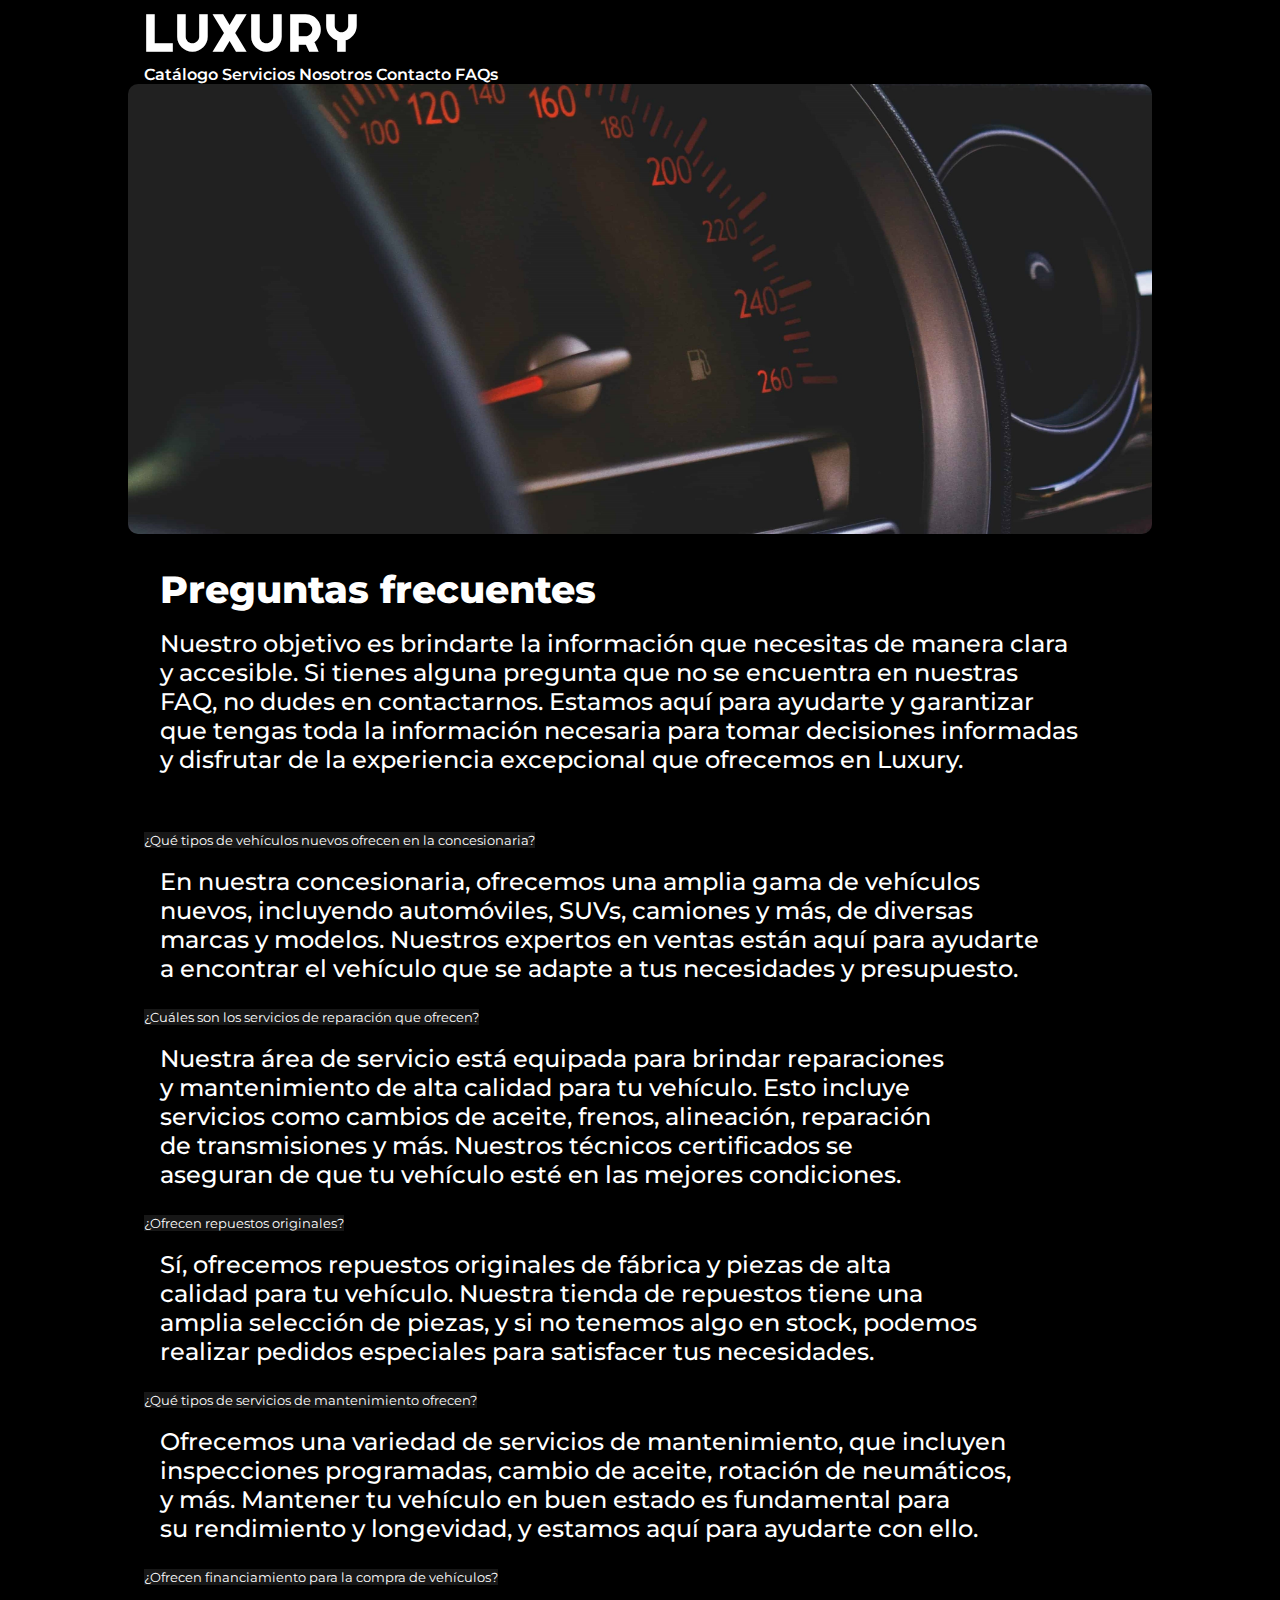
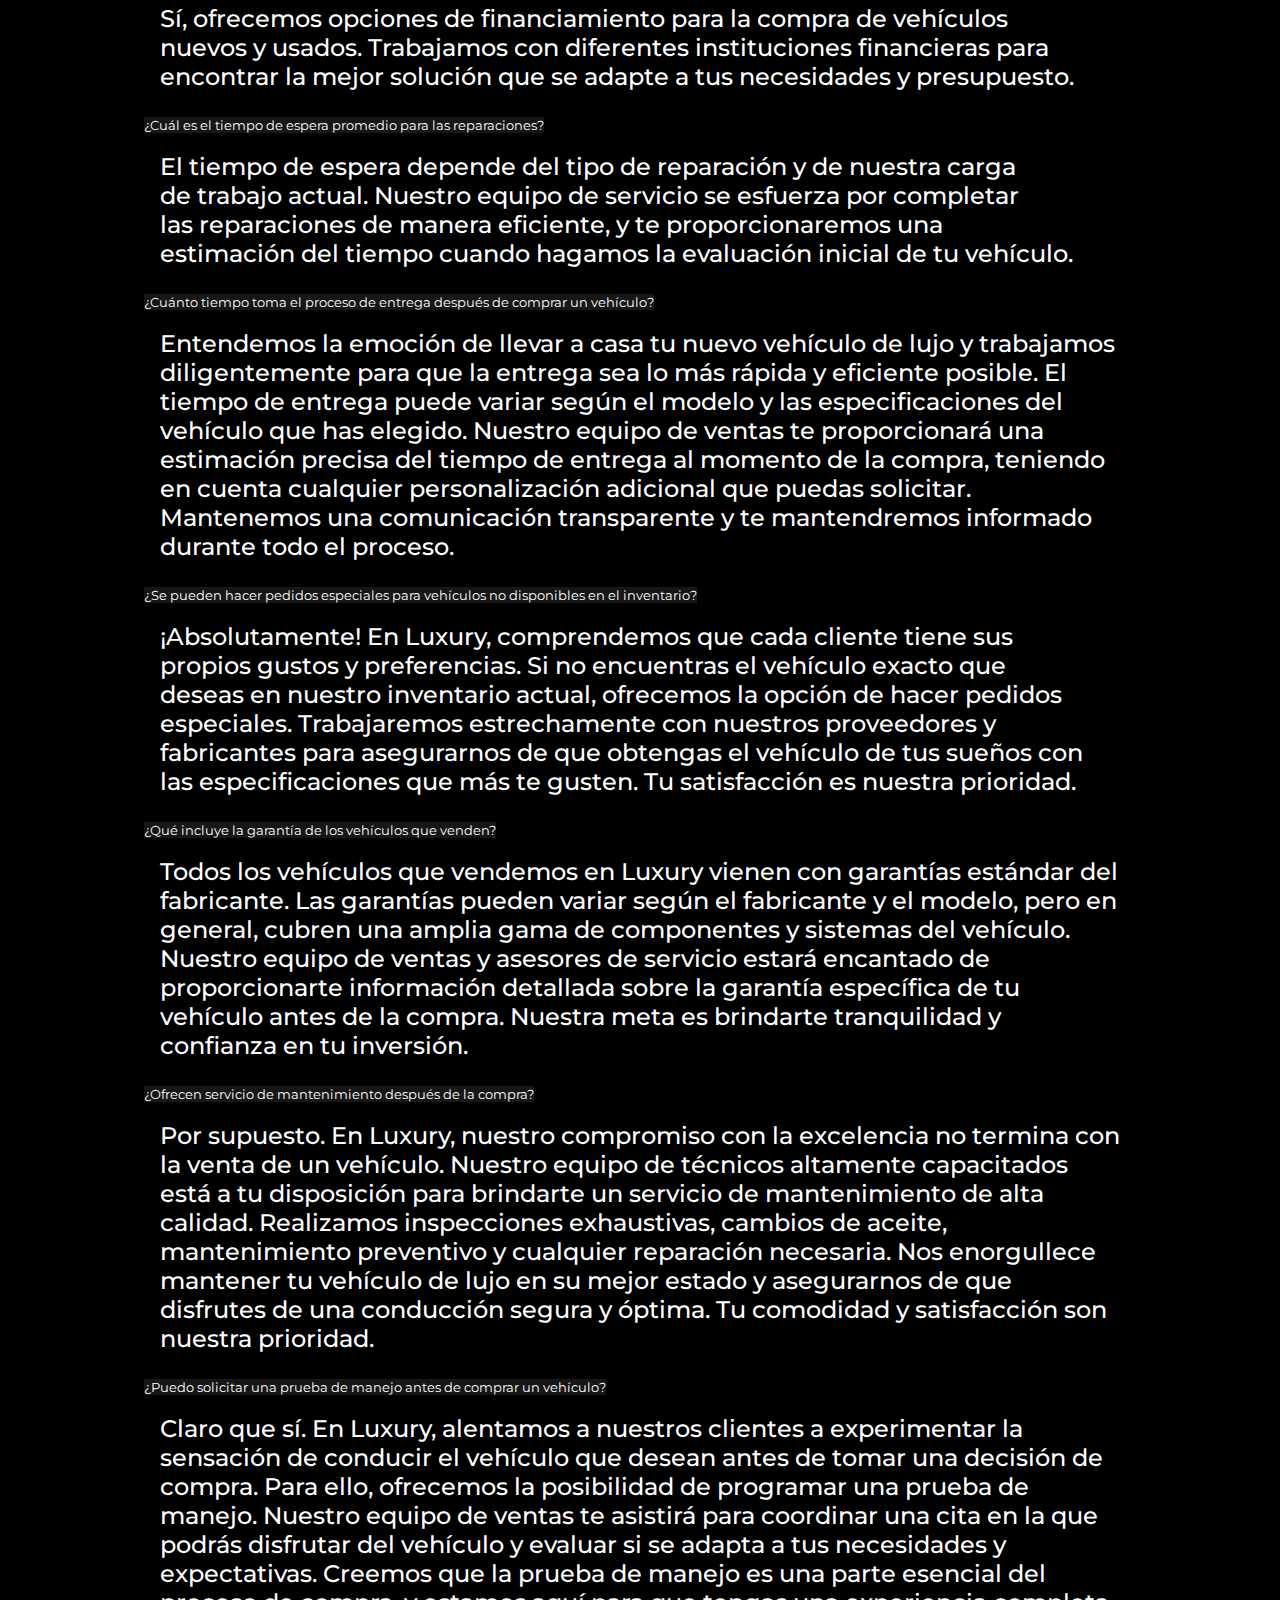
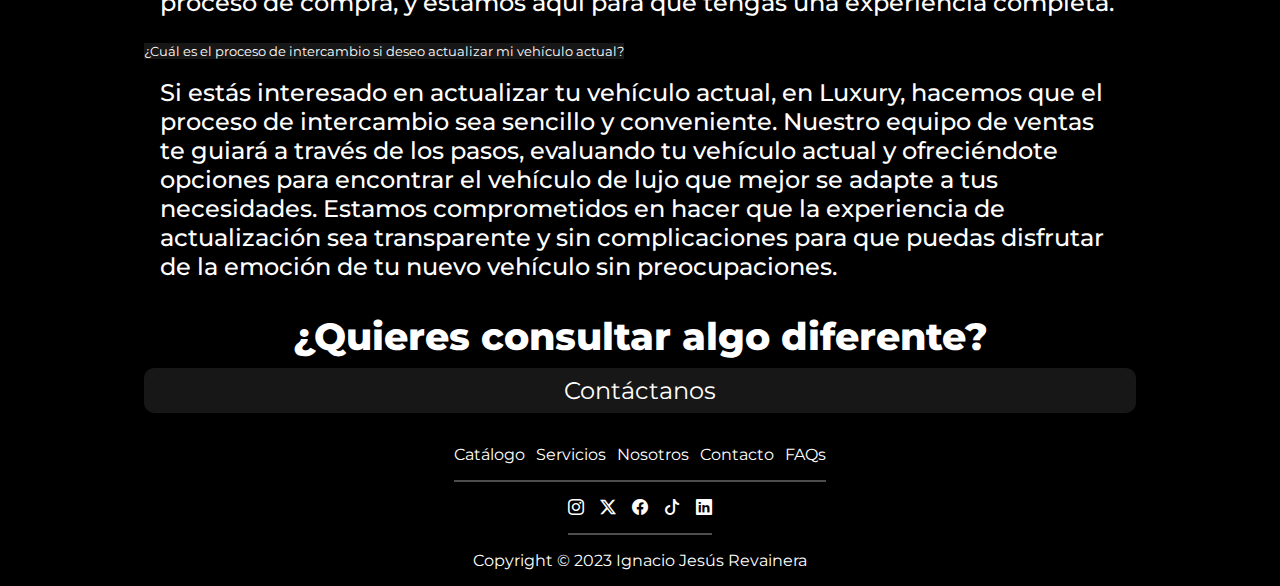
<file: html/faqs.html>
<!DOCTYPE html>
<html lang="es" data-bs-theme="dark">

<head>
    <meta charset="UTF-8">
    <meta name="viewport" content="width=device-width, initial-scale=1.0">
    <title>Luxury | FAQs</title>

    <!-- FAVICON -->
    <link rel="apple-touch-icon" sizes="180x180" href="../assets/favicon/apple-touch-icon.png">
    <link rel="icon" type="image/png" sizes="32x32" href="../assets/favicon/favicon-32x32.png">
    <link rel="icon" type="image/png" sizes="16x16" href="../assets/favicon/favicon-16x16.png">
    <link rel="manifest" href="../assets/favicon/site.webmanifest">
    <link rel="mask-icon" href="../assets/favicon/safari-pinned-tab.svg" color="#5bbad5">
    <meta name="apple-mobile-web-app-title" content="Luxury">
    <meta name="application-name" content="Luxury">
    <meta name="msapplication-TileColor" content="#603cba">
    <meta name="theme-color" content="#ffffff">

    <!-- BOOTSTRAP -->
    <link href="https://cdn.jsdelivr.net/npm/bootstrap@5.3.2/dist/css/bootstrap.min.css" rel="stylesheet"
        integrity="sha384-T3c6CoIi6uLrA9TneNEoa7RxnatzjcDSCmG1MXxSR1GAsXEV/Dwwykc2MPK8M2HN" crossorigin="anonymous">

    <!-- CSS -->
    <link rel="stylesheet" href="../css/styles.css">
    <link rel="stylesheet" href="../css/faqs.css">

    <!-- BOOTSTRAP ICONS -->
    <link rel="stylesheet" href="https://cdn.jsdelivr.net/npm/bootstrap-icons@1.11.1/font/bootstrap-icons.css">
</head>

<body>

    <div class="contenedor">

        <!-- APERTURA DEL HEADER --> <!-- COMPONENTE DE BOOTSTRAP 1/2 -->
        <header class="header">
            <nav class="navbar navbar-expand-lg">
                <div class="container-fluid">
                    <a class="navbar-brand nav__luxury" href="../index.html">LUXURY</a>
                    <button class="navbar-toggler nav__toggler" type="button" data-bs-toggle="collapse"
                        data-bs-target="#navbarNavAltMarkup" aria-controls="navbarNavAltMarkup" aria-expanded="false"
                        aria-label="Toggle navigation">
                        <span class="navbar-toggler-icon nav__toggler__icon"></span>
                    </button>
                    <div class="collapse navbar-collapse" id="navbarNavAltMarkup">
                        <div class="navbar-nav">
                            <a class="nav-link nav__link" href="./catalogo.html">Catálogo</a>
                            <a class="nav-link nav__link" href="./servicios.html">Servicios</a>
                            <a class="nav-link nav__link" href="./nosotros.html">Nosotros</a>
                            <a class="nav-link nav__link" href="./contacto.html">Contacto</a>
                            <a class="nav-link nav__link" href="./faqs.html">FAQs</a>
                        </div>
                    </div>
                </div>
            </nav>
        </header>
        <!-- CIERRE DEL HEADER -->

        <!-- APERTURA DEL MAIN -->
        <main class="main">
            <section class="banner">
                <img src="../assets/luxury/faqs.jpg" alt="faqs-banner" class="img">

                <div class="texto">
                    <h1 class="titulo">Preguntas frecuentes</h1>
                    <p class="parrafo">
                        Nuestro objetivo es brindarte la información que necesitas de manera clara y accesible. Si
                        tienes
                        alguna pregunta que no se encuentra en nuestras FAQ, no dudes en contactarnos. Estamos aquí para
                        ayudarte y garantizar que tengas toda la información necesaria para tomar decisiones informadas
                        y disfrutar de la experiencia excepcional que ofrecemos en Luxury.
                    </p>
                </div>
            </section>

            <section class="faqs__section">
                <div class="accordion" id="accordionExample"> <!-- COMPONENTE DE BOOTSTRAP 2/2 -->
                    <div class="accordion-item">
                        <h2 class="accordion-header">
                            <button class="accordion-button" type="button" data-bs-toggle="collapse"
                                data-bs-target="#collapseOne" aria-expanded="true" aria-controls="collapseOne">
                                ¿Qué tipos de vehículos nuevos ofrecen en la concesionaria?
                            </button>
                        </h2>
                        <div id="collapseOne" class="accordion-collapse collapse show"
                            data-bs-parent="#accordionExample">
                            <div class="accordion-body parrafo">
                                En nuestra concesionaria, ofrecemos una amplia gama de vehículos nuevos, incluyendo
                                automóviles, SUVs, camiones y más, de diversas marcas y modelos. Nuestros expertos en
                                ventas
                                están aquí para ayudarte a encontrar el vehículo que se adapte a tus necesidades y
                                presupuesto.
                            </div>
                        </div>
                    </div>
                    <div class="accordion-item">
                        <h2 class="accordion-header">
                            <button class="accordion-button collapsed" type="button" data-bs-toggle="collapse"
                                data-bs-target="#collapseTwo" aria-expanded="false" aria-controls="collapseTwo">
                                ¿Cuáles son los servicios de reparación que ofrecen?
                            </button>
                        </h2>
                        <div id="collapseTwo" class="accordion-collapse collapse" data-bs-parent="#accordionExample">
                            <div class="accordion-body parrafo">
                                Nuestra área de servicio está equipada para brindar reparaciones y mantenimiento de alta
                                calidad para tu vehículo. Esto incluye servicios como cambios de aceite, frenos,
                                alineación,
                                reparación de transmisiones y más. Nuestros técnicos certificados se aseguran de que tu
                                vehículo esté en las mejores condiciones.
                            </div>
                        </div>
                    </div>
                    <div class="accordion-item">
                        <h2 class="accordion-header">
                            <button class="accordion-button collapsed" type="button" data-bs-toggle="collapse"
                                data-bs-target="#collapseThree" aria-expanded="false" aria-controls="collapseThree">
                                ¿Ofrecen repuestos originales?
                            </button>
                        </h2>
                        <div id="collapseThree" class="accordion-collapse collapse" data-bs-parent="#accordionExample">
                            <div class="accordion-body parrafo">
                                Sí, ofrecemos repuestos originales de fábrica y piezas de alta calidad para tu vehículo.
                                Nuestra tienda de repuestos tiene una amplia selección de piezas, y si no tenemos algo
                                en
                                stock, podemos realizar pedidos especiales para satisfacer tus necesidades.
                            </div>
                        </div>
                    </div>
                    <div class="accordion-item">
                        <h2 class="accordion-header">
                            <button class="accordion-button collapsed" type="button" data-bs-toggle="collapse"
                                data-bs-target="#collapseFour" aria-expanded="false" aria-controls="collapseFour">
                                ¿Qué tipos de servicios de mantenimiento ofrecen?
                            </button>
                        </h2>
                        <div id="collapseFour" class="accordion-collapse collapse" data-bs-parent="#accordionExample">
                            <div class="accordion-body parrafo">
                                Ofrecemos una variedad de servicios de mantenimiento, que incluyen inspecciones
                                programadas,
                                cambio de aceite, rotación de neumáticos, y más. Mantener tu vehículo en buen estado es
                                fundamental para su rendimiento y longevidad, y estamos aquí para ayudarte con ello.
                            </div>
                        </div>
                    </div>
                    <div class="accordion-item">
                        <h2 class="accordion-header">
                            <button class="accordion-button collapsed" type="button" data-bs-toggle="collapse"
                                data-bs-target="#collapseFive" aria-expanded="false" aria-controls="collapseFive">
                                ¿Ofrecen financiamiento para la compra de vehículos?
                            </button>
                        </h2>
                        <div id="collapseFive" class="accordion-collapse collapse" data-bs-parent="#accordionExample">
                            <div class="accordion-body parrafo">
                                Sí, ofrecemos opciones de financiamiento para la compra de vehículos nuevos y usados.
                                Trabajamos con diferentes instituciones financieras para encontrar la mejor solución que
                                se
                                adapte a tus necesidades y presupuesto.
                            </div>
                        </div>
                    </div>
                    <div class="accordion-item">
                        <h2 class="accordion-header">
                            <button class="accordion-button collapsed" type="button" data-bs-toggle="collapse"
                                data-bs-target="#collapseSix" aria-expanded="false" aria-controls="collapseSix">
                                ¿Cuál es el tiempo de espera promedio para las reparaciones?
                            </button>
                        </h2>
                        <div id="collapseSix" class="accordion-collapse collapse" data-bs-parent="#accordionExample">
                            <div class="accordion-body parrafo">
                                El tiempo de espera depende del tipo de reparación y de nuestra carga de trabajo actual.
                                Nuestro equipo de servicio se esfuerza por completar las reparaciones de manera
                                eficiente, y
                                te proporcionaremos una estimación del tiempo cuando hagamos la evaluación inicial de tu
                                vehículo.
                            </div>
                        </div>
                    </div>
                    <div class="accordion-item">
                        <h2 class="accordion-header">
                            <button class="accordion-button collapsed" type="button" data-bs-toggle="collapse"
                                data-bs-target="#collapseSeven" aria-expanded="false" aria-controls="collapseSeven">
                                ¿Cuánto tiempo toma el proceso de entrega después de comprar un vehículo?
                            </button>
                        </h2>
                        <div id="collapseSeven" class="accordion-collapse collapse" data-bs-parent="#accordionExample">
                            <div class="accordion-body parrafo">
                                Entendemos la emoción de llevar a casa tu nuevo vehículo de lujo y trabajamos
                                diligentemente
                                para que la entrega sea lo más rápida y eficiente posible. El tiempo de entrega puede
                                variar
                                según el modelo y las especificaciones del vehículo que has elegido. Nuestro equipo de
                                ventas te proporcionará una estimación precisa del tiempo de entrega al momento de la
                                compra, teniendo en cuenta cualquier personalización adicional que puedas solicitar.
                                Mantenemos una comunicación transparente y te mantendremos informado durante todo el
                                proceso.
                            </div>
                        </div>
                    </div>
                    <div class="accordion-item">
                        <h2 class="accordion-header">
                            <button class="accordion-button collapsed" type="button" data-bs-toggle="collapse"
                                data-bs-target="#collapseEight" aria-expanded="false" aria-controls="collapseEight">
                                ¿Se pueden hacer pedidos especiales para vehículos no disponibles en el inventario?
                            </button>
                        </h2>
                        <div id="collapseEight" class="accordion-collapse collapse" data-bs-parent="#accordionExample">
                            <div class="accordion-body parrafo">
                                ¡Absolutamente! En Luxury, comprendemos que cada cliente tiene sus propios
                                gustos y preferencias. Si no encuentras el vehículo exacto que deseas en nuestro
                                inventario
                                actual, ofrecemos la opción de hacer pedidos especiales. Trabajaremos estrechamente con
                                nuestros proveedores y fabricantes para asegurarnos de que obtengas el vehículo de tus
                                sueños con las especificaciones que más te gusten. Tu satisfacción es nuestra prioridad.
                            </div>
                        </div>
                    </div>
                    <div class="accordion-item">
                        <h2 class="accordion-header">
                            <button class="accordion-button collapsed" type="button" data-bs-toggle="collapse"
                                data-bs-target="#collapseNine" aria-expanded="false" aria-controls="collapseNine">
                                ¿Qué incluye la garantía de los vehículos que venden?
                            </button>
                        </h2>
                        <div id="collapseNine" class="accordion-collapse collapse" data-bs-parent="#accordionExample">
                            <div class="accordion-body parrafo">
                                Todos los vehículos que vendemos en Luxury vienen con garantías estándar del
                                fabricante. Las garantías pueden variar según el fabricante y el modelo, pero en
                                general,
                                cubren una amplia gama de componentes y sistemas del vehículo. Nuestro equipo de ventas
                                y
                                asesores de servicio estará encantado de proporcionarte información detallada sobre la
                                garantía específica de tu vehículo antes de la compra. Nuestra meta es brindarte
                                tranquilidad y confianza en tu inversión.
                            </div>
                        </div>
                    </div>
                    <div class="accordion-item">
                        <h2 class="accordion-header">
                            <button class="accordion-button collapsed" type="button" data-bs-toggle="collapse"
                                data-bs-target="#collapseTen" aria-expanded="false" aria-controls="collapseTen">
                                ¿Ofrecen servicio de mantenimiento después de la compra?
                            </button>
                        </h2>
                        <div id="collapseTen" class="accordion-collapse collapse" data-bs-parent="#accordionExample">
                            <div class="accordion-body parrafo">
                                Por supuesto. En Luxury, nuestro compromiso con la excelencia no termina con
                                la venta de un vehículo. Nuestro equipo de técnicos altamente capacitados está a tu
                                disposición para brindarte un servicio de mantenimiento de alta calidad. Realizamos
                                inspecciones exhaustivas, cambios de aceite, mantenimiento preventivo y cualquier
                                reparación
                                necesaria. Nos enorgullece mantener tu vehículo de lujo en su mejor estado y asegurarnos
                                de
                                que disfrutes de una conducción segura y óptima. Tu comodidad y satisfacción son nuestra
                                prioridad.
                            </div>
                        </div>
                    </div>
                    <div class="accordion-item">
                        <h2 class="accordion-header">
                            <button class="accordion-button collapsed" type="button" data-bs-toggle="collapse"
                                data-bs-target="#collapseEleven" aria-expanded="false" aria-controls="collapseEleven">
                                ¿Puedo solicitar una prueba de manejo antes de comprar un vehículo?
                            </button>
                        </h2>
                        <div id="collapseEleven" class="accordion-collapse collapse" data-bs-parent="#accordionExample">
                            <div class="accordion-body parrafo">
                                Claro que sí. En Luxury, alentamos a nuestros clientes a experimentar la
                                sensación de conducir el vehículo que desean antes de tomar una decisión de compra. Para
                                ello, ofrecemos la posibilidad de programar una prueba de manejo. Nuestro equipo de
                                ventas
                                te asistirá para coordinar una cita en la que podrás disfrutar del vehículo y evaluar si
                                se
                                adapta a tus necesidades y expectativas. Creemos que la prueba de manejo es una parte
                                esencial del proceso de compra, y estamos aquí para que tengas una experiencia completa.
                            </div>
                        </div>
                    </div>
                    <div class="accordion-item">
                        <h2 class="accordion-header">
                            <button class="accordion-button collapsed" type="button" data-bs-toggle="collapse"
                                data-bs-target="#collapseTwelve" aria-expanded="false" aria-controls="collapseTwelve">
                                ¿Cuál es el proceso de intercambio si deseo actualizar mi vehículo actual?
                            </button>
                        </h2>
                        <div id="collapseTwelve" class="accordion-collapse collapse" data-bs-parent="#accordionExample">
                            <div class="accordion-body parrafo">
                                Si estás interesado en actualizar tu vehículo actual, en Luxury, hacemos que
                                el proceso de intercambio sea sencillo y conveniente. Nuestro equipo de ventas te guiará
                                a
                                través de los pasos, evaluando tu vehículo actual y ofreciéndote opciones para encontrar
                                el
                                vehículo de lujo que mejor se adapte a tus necesidades. Estamos comprometidos en hacer
                                que
                                la experiencia de actualización sea transparente y sin complicaciones para que puedas
                                disfrutar de la emoción de tu nuevo vehículo sin preocupaciones.
                            </div>
                        </div>
                    </div>
                </div>

                <div class="faqs__footer">
                    <h3 class="titulo">¿Quieres consultar algo diferente?</h3>
                    <a href="./contacto.html" class="button">Contáctanos</a>
                </div>
            </section>

        </main>
        <!-- CIERRE DEL MAIN -->

    </div>

    <!-- APERTURA DEL FOOTER -->
    <footer class="footer">
        <div class="footer__enlaces">
            <a href="./catalogo.html" class="footer__enlace">Catálogo</a>
            <a href="./servicios.html" class="footer__enlace">Servicios</a>
            <a href="./nosotros.html" class="footer__enlace">Nosotros</a>
            <a href="./contacto.html" class="footer__enlace">Contacto</a>
            <a href="./faqs.html" class="footer__enlace">FAQs</a>
        </div>

        <div class="footer__redes">
            <a href="https://www.instagram.com/audi/" target="_blank" class="bi bi-instagram"
                aria-label="instagram"></a>
            <a href="https://twitter.com/ScuderiaFerrari" target="_blank" class="bi bi-twitter-x"
                aria-label="twitter"></a>
            <a href="https://www.facebook.com/MercedesBenz" target="_blank" class="bi bi-facebook"
                aria-label="facebook"></a>
            <a href="https://www.tiktok.com/@astonmartin?lang=es" target="_blank" class="bi bi-tiktok"
                aria-label="tiktok"></a>
            <a href="https://www.linkedin.com/in/ignaciorevainera" target="_blank" class="bi bi-linkedin"
                aria-label="linkedin"></a>
        </div>

        <p class="footer__copyright">Copyright &copy; 2023 Ignacio Jesús Revainera</p>
    </footer>
    <!-- CIERRE DEL FOOTER -->

    <!-- JAVASCRIPT -->
    <script type="text/javascript" src="../js/script.js"></script>

    <!-- BOOTSTRAP SCRIPT -->
    <script src="https://cdn.jsdelivr.net/npm/bootstrap@5.3.2/dist/js/bootstrap.min.js"
        integrity="sha384-BBtl+eGJRgqQAUMxJ7pMwbEyER4l1g+O15P+16Ep7Q9Q+zqX6gSbd85u4mG4QzX+"
        crossorigin="anonymous"></script>
</body>

</html>
</file>
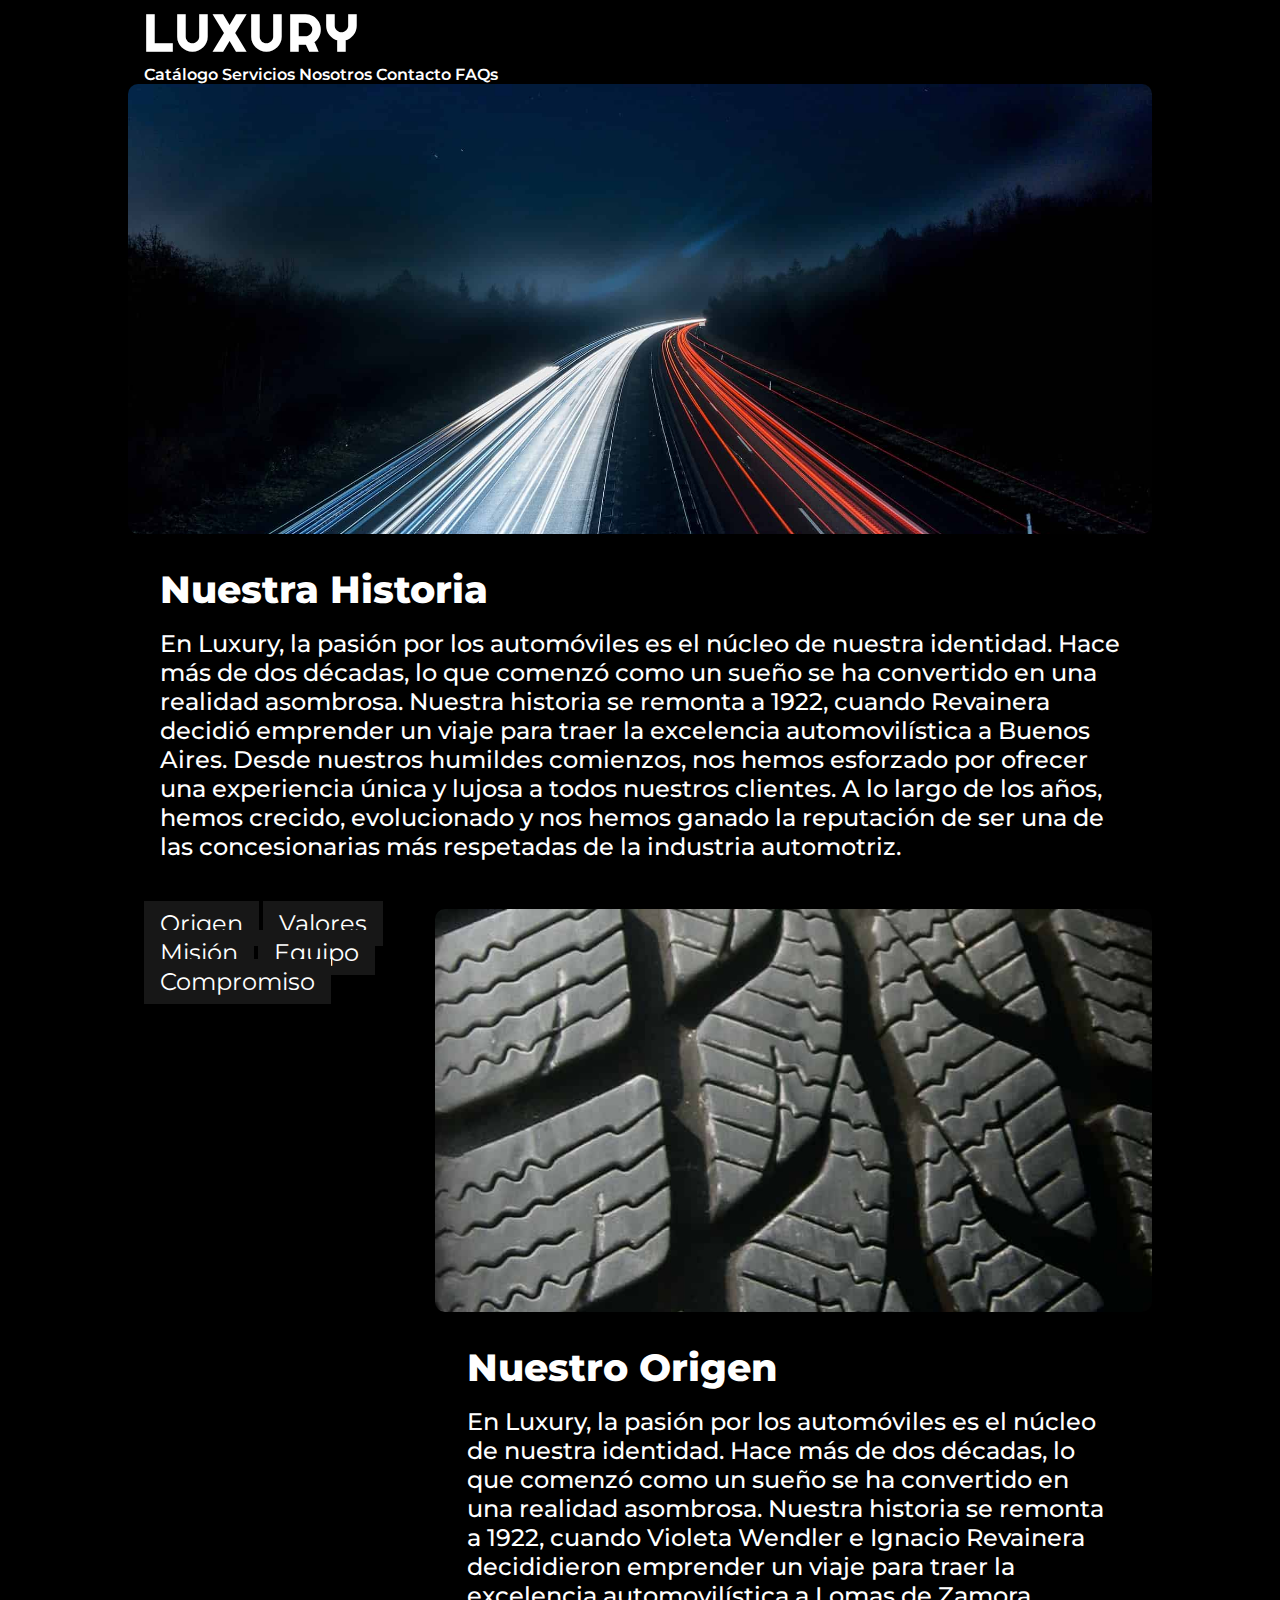
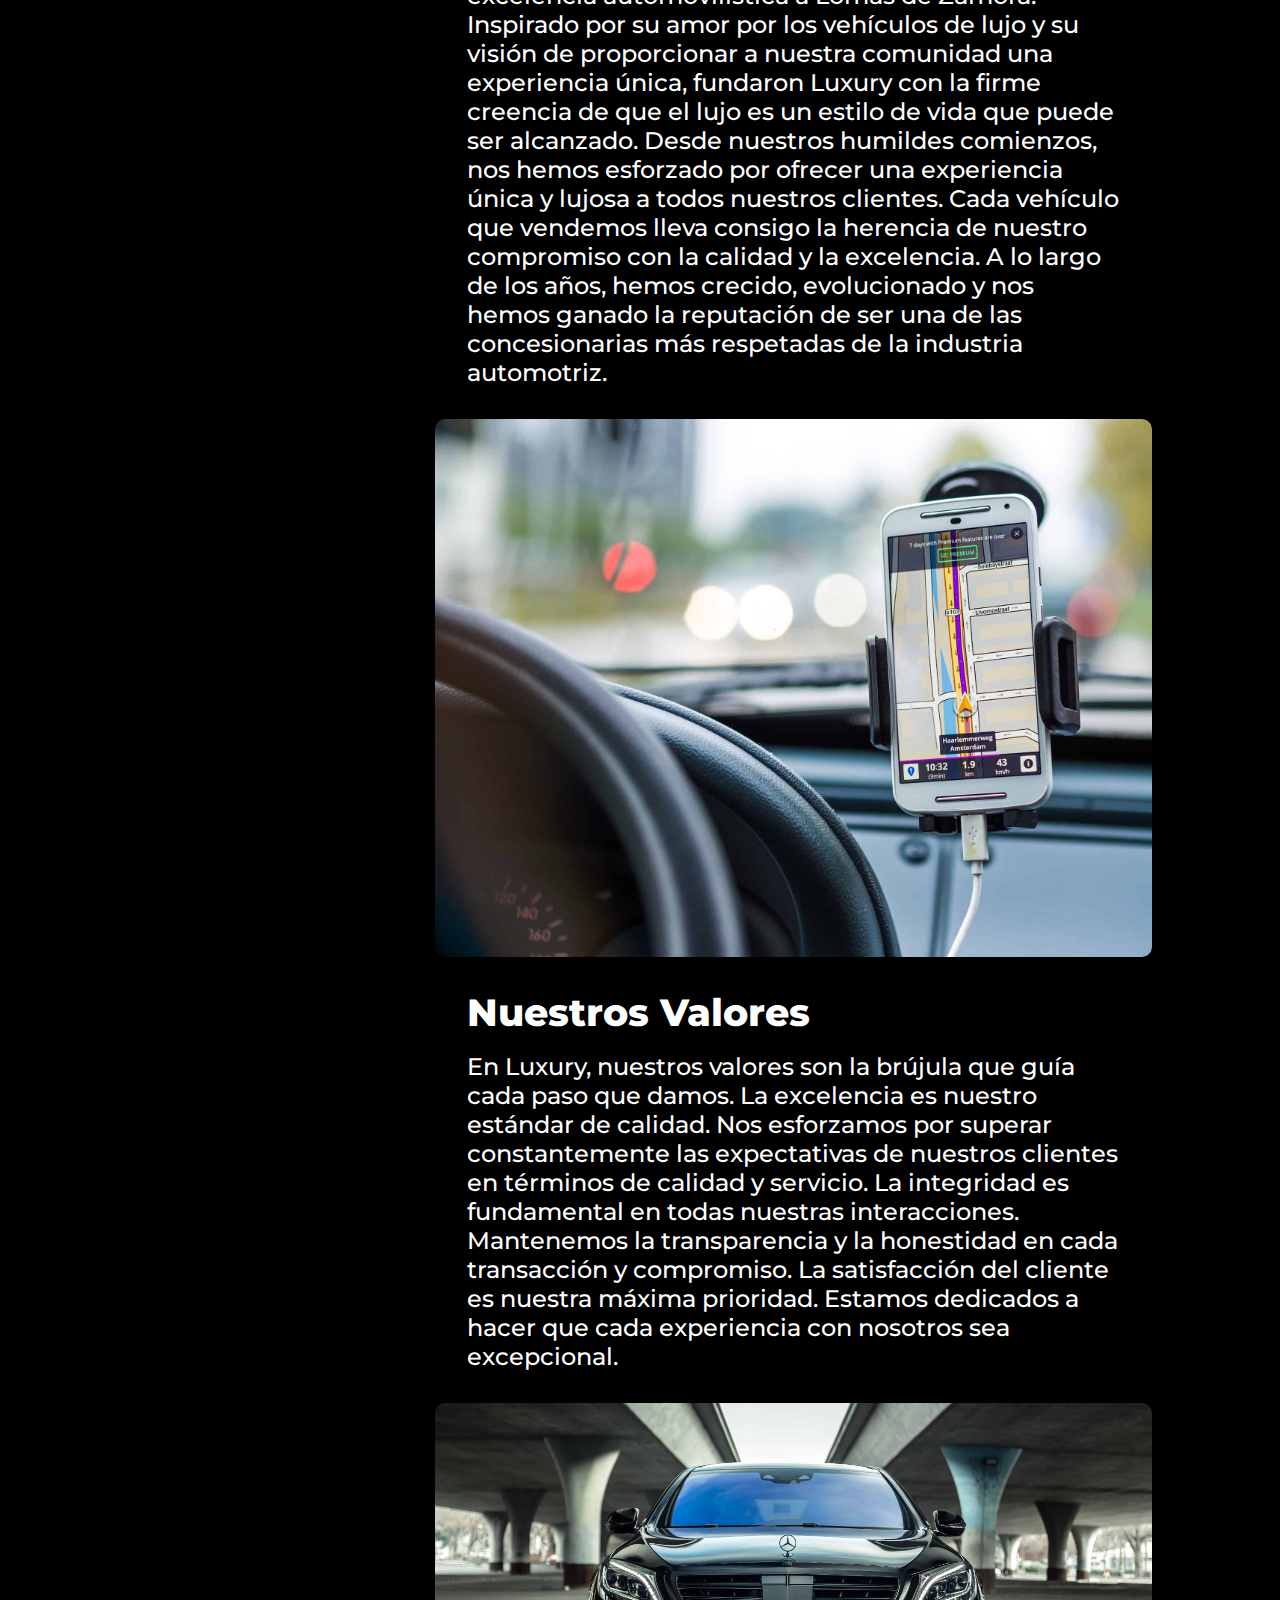
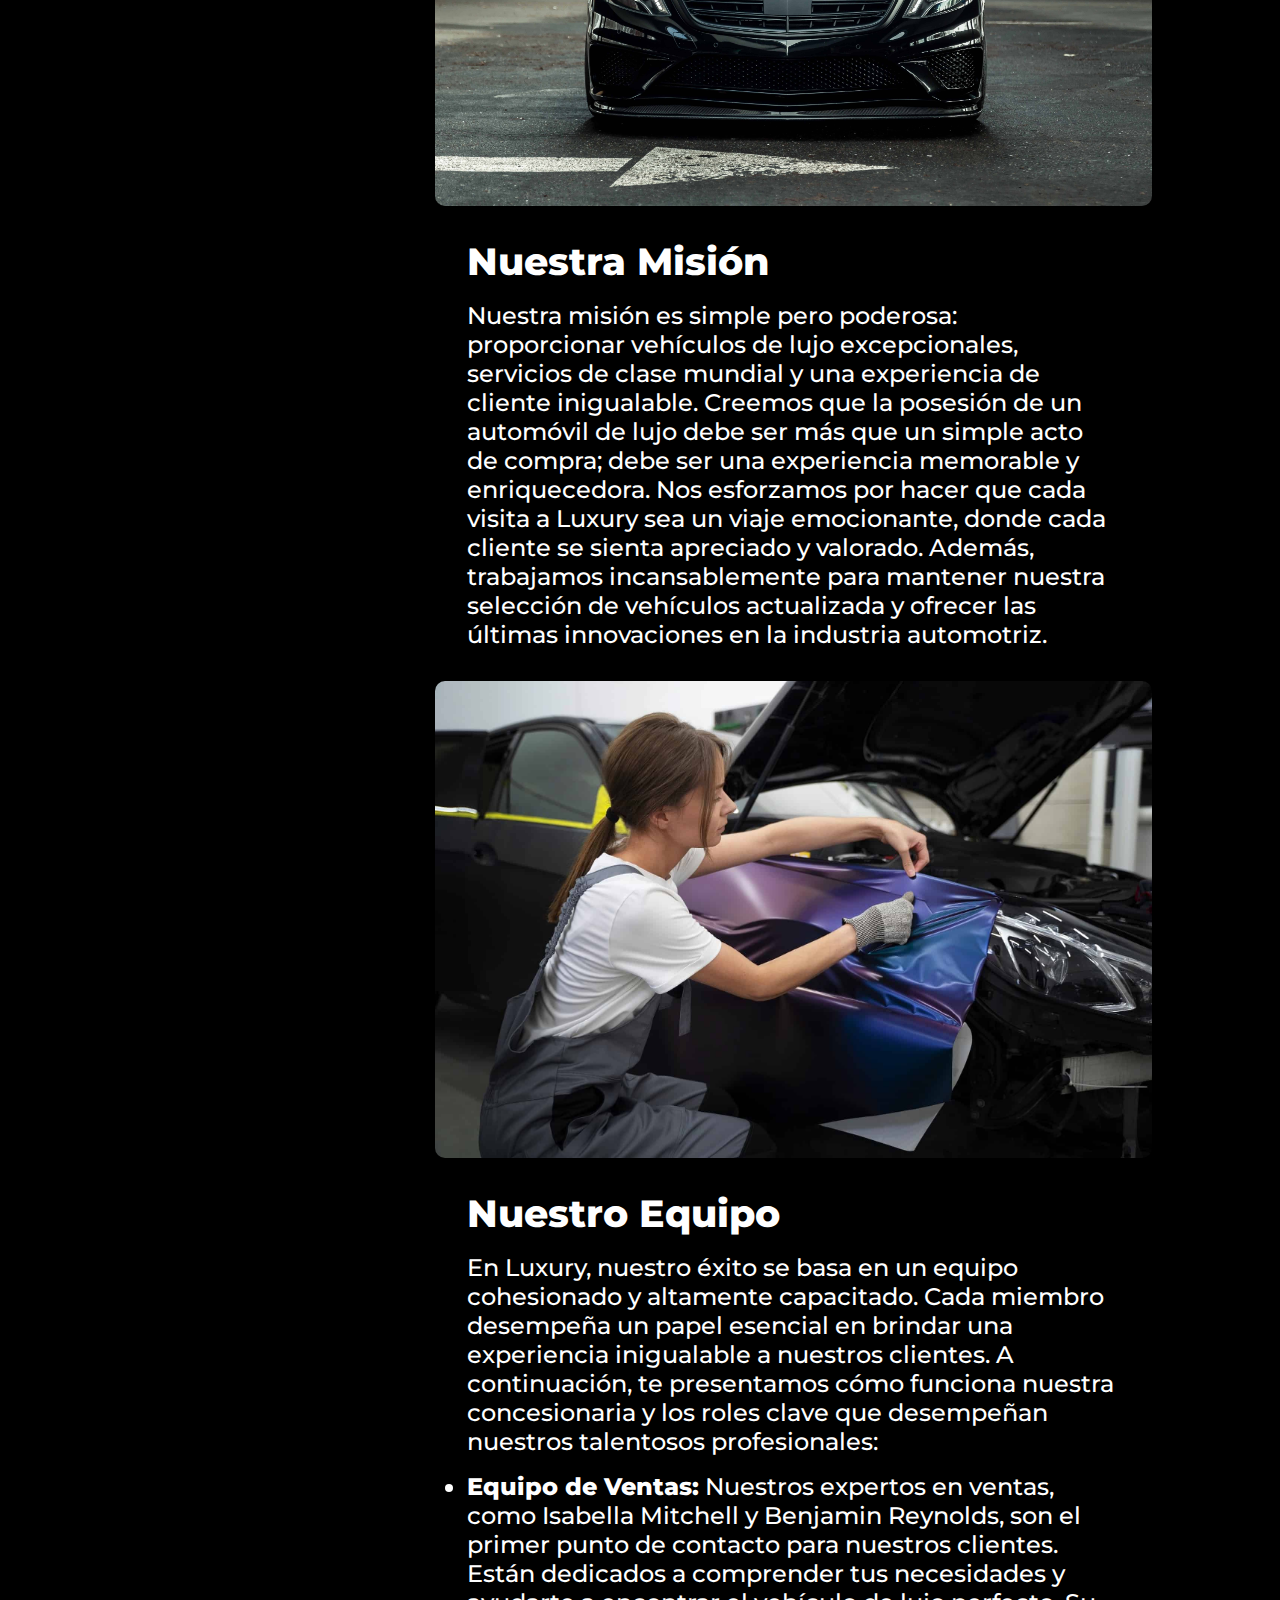
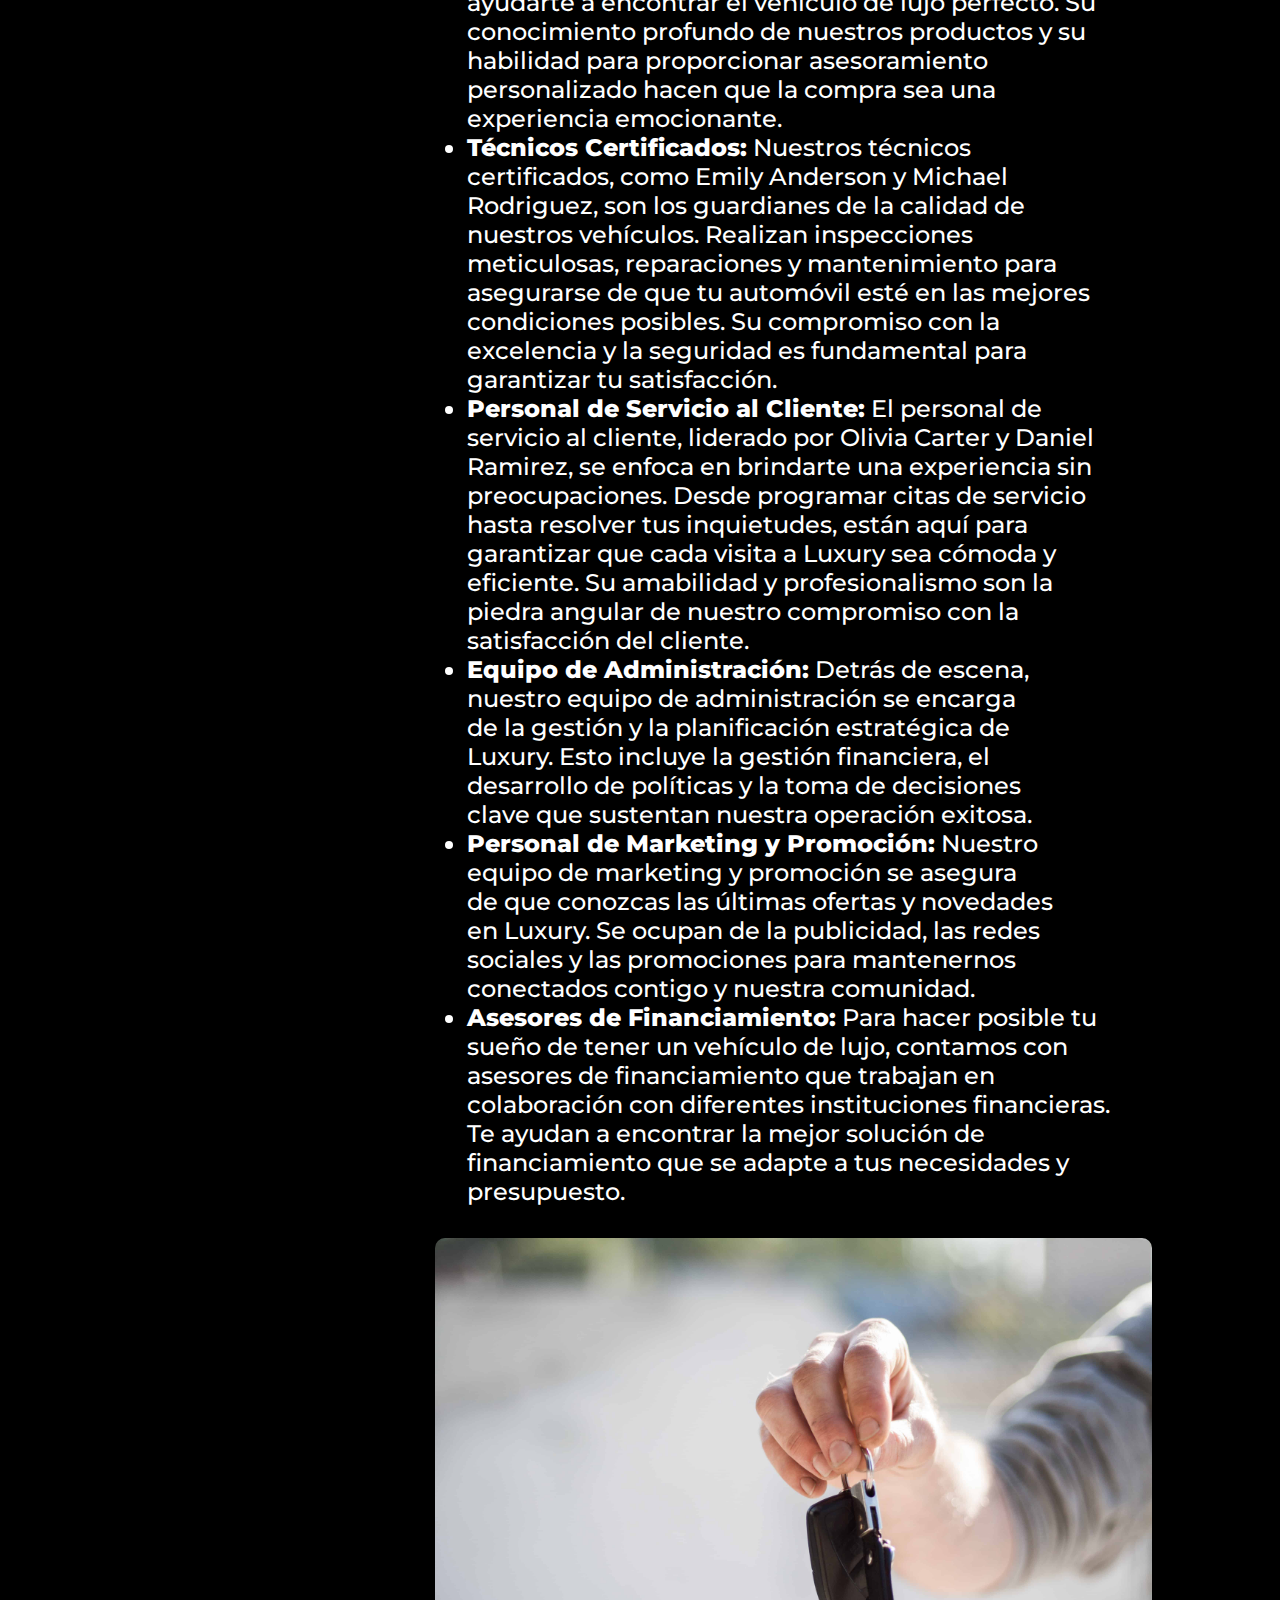
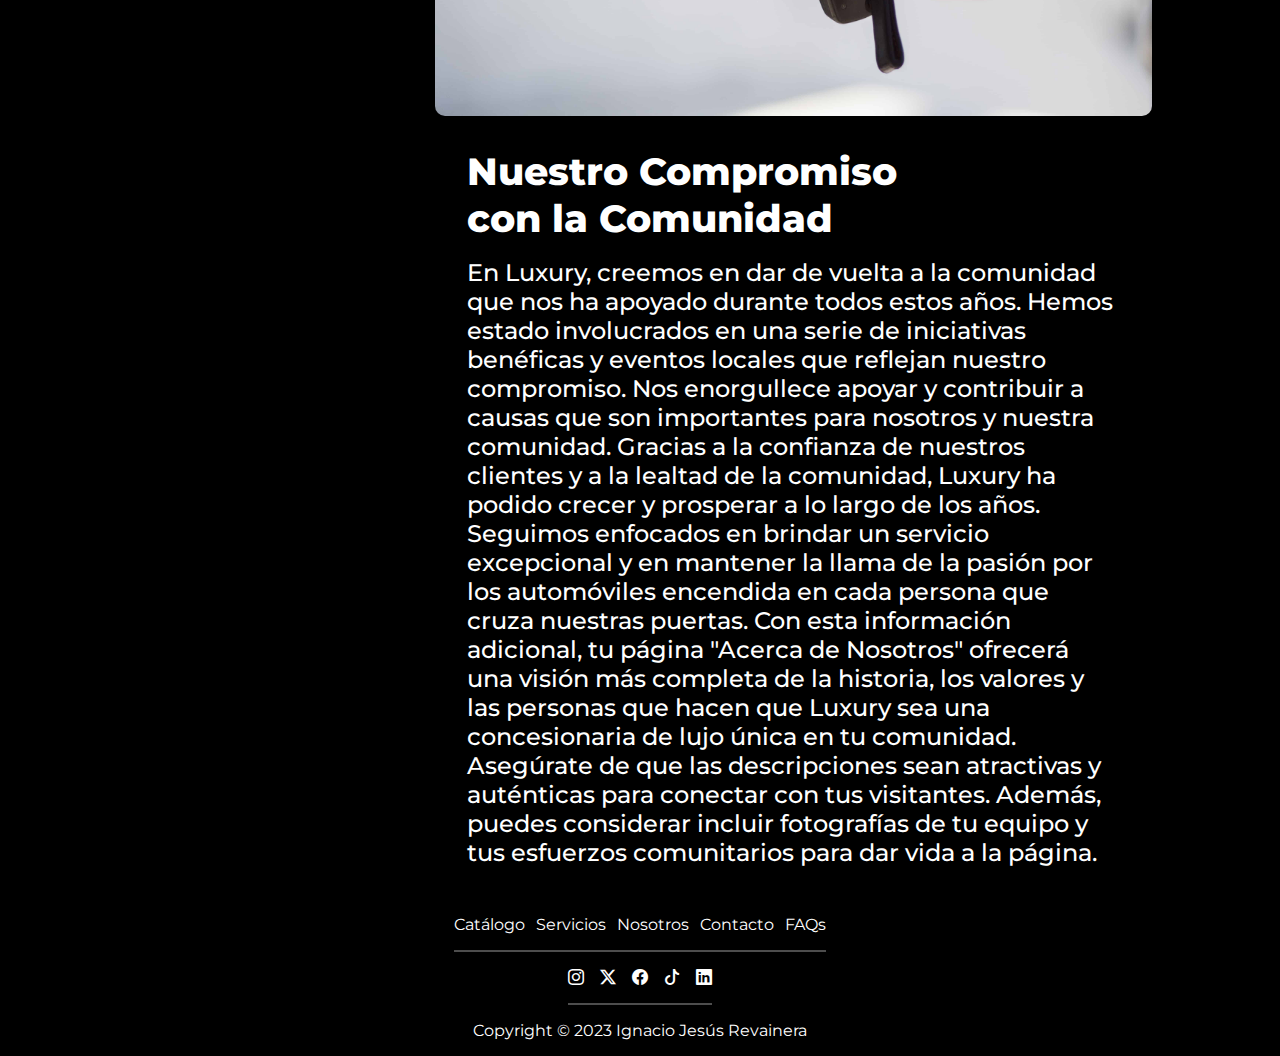
<file: html/nosotros.html>
<!DOCTYPE html>
<html lang="es" data-bs-theme="dark">

<head>
    <meta charset="UTF-8">
    <meta name="viewport" content="width=device-width, initial-scale=1.0">
    <title>Luxury | Nosotros</title>

    <!-- FAVICON -->
    <link rel="apple-touch-icon" sizes="180x180" href="../assets/favicon/apple-touch-icon.png">
    <link rel="icon" type="image/png" sizes="32x32" href="../assets/favicon/favicon-32x32.png">
    <link rel="icon" type="image/png" sizes="16x16" href="../assets/favicon/favicon-16x16.png">
    <link rel="manifest" href="../assets/favicon/site.webmanifest">
    <link rel="mask-icon" href="../assets/favicon/safari-pinned-tab.svg" color="#6b6b6b">
    <meta name="apple-mobile-web-app-title" content="Luxury">
    <meta name="application-name" content="Luxury">
    <meta name="msapplication-TileColor" content="#2b5797">
    <meta name="theme-color" content="#000000">

    <!-- BOOTSTRAP -->
    <link href="https://cdn.jsdelivr.net/npm/bootstrap@5.3.2/dist/css/bootstrap.min.css" rel="stylesheet"
        integrity="sha384-T3c6CoIi6uLrA9TneNEoa7RxnatzjcDSCmG1MXxSR1GAsXEV/Dwwykc2MPK8M2HN" crossorigin="anonymous">

    <!-- CSS -->
    <link rel="stylesheet" href="../css/styles.css">
    <link rel="stylesheet" href="../css/nosotros.css">

    <!-- BOOTSTRAP ICONS -->
    <link rel="stylesheet" href="https://cdn.jsdelivr.net/npm/bootstrap-icons@1.11.1/font/bootstrap-icons.css">
</head>

<body>

    <div class="contenedor">

        <!-- APERTURA DEL HEADER --> <!-- COMPONENTE DE BOOTSTRAP 1/2 -->
        <header class="header">
            <nav class="navbar navbar-expand-lg">
                <div class="container-fluid">
                    <a class="navbar-brand nav__luxury" href="../index.html">LUXURY</a>
                    <button class="navbar-toggler nav__toggler" type="button" data-bs-toggle="collapse"
                        data-bs-target="#navbarNavAltMarkup" aria-controls="navbarNavAltMarkup" aria-expanded="false"
                        aria-label="Toggle navigation">
                        <span class="navbar-toggler-icon nav__toggler__icon"></span>
                    </button>
                    <div class="collapse navbar-collapse" id="navbarNavAltMarkup">
                        <div class="navbar-nav">
                            <a class="nav-link nav__link" href="./catalogo.html">Catálogo</a>
                            <a class="nav-link nav__link" href="./servicios.html">Servicios</a>
                            <a class="nav-link nav__link" href="./nosotros.html">Nosotros</a>
                            <a class="nav-link nav__link" href="./contacto.html">Contacto</a>
                            <a class="nav-link nav__link" href="./faqs.html">FAQs</a>
                        </div>
                    </div>
                </div>
            </nav>
        </header>
        <!-- CIERRE DEL HEADER -->

        <!-- APERTURA DEL MAIN -->
        <main class="main">
            <section class="banner">
                <img src="../assets/luxury/nosotros.jpg" alt="nosotros-banner" class=" img">

                <div class="texto">
                    <h1 class="titulo">Nuestra Historia</h1>
                    <p class="parrafo">
                        En Luxury, la pasión por los automóviles es el núcleo de nuestra identidad. Hace más de dos
                        décadas,
                        lo que comenzó como un sueño se ha convertido en una realidad asombrosa. Nuestra historia se
                        remonta
                        a 1922, cuando Revainera decidió emprender un viaje para traer la
                        excelencia automovilística a Buenos Aires.
                        Desde nuestros humildes comienzos, nos hemos esforzado por ofrecer una experiencia única y
                        lujosa a
                        todos nuestros clientes. A lo largo de los años, hemos crecido, evolucionado y nos hemos ganado
                        la
                        reputación de ser una de las concesionarias más respetadas de la industria automotriz.
                    </p>
                </div>
            </section>

            <section class="nosotros__section">
                <div class="list-group"> <!-- COMPONENTE DE BOOTSTRAP 2/2 -->
                    <a href="#origen" class="list-group-item list-group-item-action button">Origen</a>
                    <a href="#valores" class="list-group-item list-group-item-action button">Valores</a>
                    <a href="#mision" class="list-group-item list-group-item-action button">Misión</a>
                    <a href="#equipo" class="list-group-item list-group-item-action button">Equipo</a>
                    <a href="#compromiso" class="list-group-item list-group-item-action button">Compromiso</a>
                </div>

                <section class="nosotros__section__articles">
                    <article class="nosotros__article" id="origen">
                        <img src="../assets/luxury/origen.jpg" alt="nosotros-origen" class="img nosotros__article__img">

                        <div class="texto">
                            <h2 class="titulo">Nuestro Origen</h2>
                            <p class="parrafo">
                                En Luxury, la pasión por los automóviles es el núcleo de nuestra identidad. Hace más de
                                dos
                                décadas, lo que comenzó como un sueño se ha convertido en una realidad asombrosa.
                                Nuestra
                                historia se remonta a 1922, cuando Violeta Wendler e Ignacio Revainera decididieron
                                emprender un
                                viaje para traer la excelencia automovilística a Lomas de Zamora. Inspirado por su amor
                                por
                                los
                                vehículos de lujo y su visión de proporcionar a nuestra comunidad una experiencia única,
                                fundaron
                                Luxury con la firme creencia de que el lujo es un estilo de vida que puede ser
                                alcanzado.

                                Desde nuestros humildes comienzos, nos hemos esforzado por ofrecer una experiencia única
                                y
                                lujosa a todos nuestros clientes. Cada vehículo que vendemos lleva consigo la herencia
                                de
                                nuestro compromiso con la calidad y la excelencia. A lo largo de los años, hemos
                                crecido,
                                evolucionado y nos hemos ganado la reputación de ser una de las concesionarias más
                                respetadas de
                                la industria automotriz.
                            </p>
                        </div>
                    </article>

                    <article class="nosotros__article">
                        <img src="../assets/luxury/valores.jpg" alt="nosotros-valores"
                            class="img nosotros__article__img">

                        <div class="texto" id="valores">
                            <h2 class="titulo">Nuestros Valores</h2>
                            <p class="parrafo">
                                En Luxury, nuestros valores son la brújula que guía cada paso que damos. La excelencia
                                es
                                nuestro estándar de calidad. Nos esforzamos por superar constantemente las expectativas
                                de
                                nuestros clientes en términos de calidad y servicio. La integridad es fundamental en
                                todas
                                nuestras interacciones. Mantenemos la transparencia y la honestidad en cada transacción
                                y
                                compromiso. La satisfacción del cliente es nuestra máxima prioridad. Estamos dedicados a
                                hacer
                                que cada experiencia con nosotros sea excepcional.
                            </p>
                        </div>
                    </article>

                    <article class="nosotros__article">
                        <img src="../assets/luxury/mision.jpg" alt="nosotros-mision" class="img nosotros__article__img">

                        <div class="texto" id="mision">
                            <h2 class="titulo">Nuestra Misión</h2>
                            <p class="parrafo">
                                Nuestra misión es simple pero poderosa: proporcionar vehículos de lujo excepcionales,
                                servicios
                                de clase mundial y una experiencia de cliente inigualable. Creemos que la posesión de un
                                automóvil de lujo debe ser más que un simple acto de compra; debe ser una experiencia
                                memorable
                                y enriquecedora. Nos esforzamos por hacer que cada visita a Luxury sea un viaje
                                emocionante,
                                donde cada cliente se sienta apreciado y valorado. Además, trabajamos incansablemente
                                para
                                mantener nuestra selección de vehículos actualizada y ofrecer las últimas innovaciones
                                en la
                                industria automotriz.
                            </p>
                        </div>
                    </article>

                    <article class="nosotros__article">
                        <img src="../assets/luxury/equipo.jpg" alt="nosotros-equipo" class="img nosotros__article__img">

                        <div class="texto" id="equipo">
                            <h2 class="titulo">Nuestro Equipo</h2>
                            <p class="parrafo">
                                En Luxury, nuestro éxito se basa en un equipo cohesionado y altamente capacitado. Cada
                                miembro
                                desempeña un papel esencial en brindar una experiencia inigualable a nuestros clientes.
                                A
                                continuación, te presentamos cómo funciona nuestra concesionaria y los roles clave que
                                desempeñan nuestros talentosos profesionales:
                            </p>
                            <ul>
                                <li class="parrafo"><span class="span">Equipo de Ventas:</span> Nuestros expertos en
                                    ventas, como
                                    Isabella
                                    Mitchell y
                                    Benjamin Reynolds,
                                    son el primer punto de contacto para nuestros clientes. Están dedicados a comprender
                                    tus
                                    necesidades y ayudarte a encontrar el vehículo de lujo perfecto. Su conocimiento
                                    profundo de
                                    nuestros productos y su habilidad para proporcionar asesoramiento personalizado
                                    hacen
                                    que la
                                    compra sea una experiencia emocionante.</li>
                                <li class="parrafo"><span class="span">Técnicos Certificados:</span> Nuestros técnicos
                                    certificados,
                                    como
                                    Emily
                                    Anderson y
                                    Michael
                                    Rodriguez, son los guardianes de la calidad de nuestros vehículos. Realizan
                                    inspecciones
                                    meticulosas, reparaciones y mantenimiento para asegurarse de que tu automóvil esté
                                    en
                                    las
                                    mejores condiciones posibles. Su compromiso con la excelencia y la seguridad es
                                    fundamental
                                    para garantizar tu satisfacción.</li>
                                <li class="parrafo"><span class="span">Personal de Servicio al Cliente:</span> El
                                    personal de servicio
                                    al
                                    cliente, liderado
                                    por Olivia
                                    Carter y Daniel Ramirez, se enfoca en brindarte una experiencia sin preocupaciones.
                                    Desde
                                    programar citas de servicio hasta resolver tus inquietudes, están aquí para
                                    garantizar
                                    que
                                    cada visita a Luxury sea cómoda y eficiente. Su amabilidad y profesionalismo son la
                                    piedra
                                    angular de nuestro compromiso con la satisfacción del cliente.</li>
                                <li class="parrafo"><span class="span">Equipo de Administración:</span> Detrás de
                                    escena, nuestro equipo
                                    de
                                    administración se
                                    encarga de
                                    la gestión y la planificación estratégica de Luxury. Esto incluye la gestión
                                    financiera,
                                    el
                                    desarrollo de políticas y la toma de decisiones clave que sustentan nuestra
                                    operación
                                    exitosa.</li>
                                <li class="parrafo"><span class="span">Personal de Marketing y Promoción:</span> Nuestro
                                    equipo de
                                    marketing
                                    y
                                    promoción se
                                    asegura de que
                                    conozcas las últimas ofertas y novedades en Luxury. Se ocupan de la publicidad, las
                                    redes
                                    sociales y las promociones para mantenernos conectados contigo y nuestra comunidad.
                                </li>
                                <li class="parrafo"><span class="span">Asesores de Financiamiento:</span> Para hacer
                                    posible tu sueño de
                                    tener
                                    un vehículo de
                                    lujo,
                                    contamos con asesores de financiamiento que trabajan en colaboración con diferentes
                                    instituciones financieras. Te ayudan a encontrar la mejor solución de financiamiento
                                    que
                                    se
                                    adapte a tus necesidades y presupuesto.</li>
                            </ul>
                        </div>
                    </article>

                    <article class="nosotros__article">
                        <img src="../assets/luxury/compromiso.jpg" alt="nosotros-compromiso"
                            class="img nosotros__article__img">

                        <div class="texto" id="compromiso">
                            <h2 class="titulo">Nuestro Compromiso con la Comunidad</h2>
                            <p class="parrafo">
                                En Luxury, creemos en dar de vuelta a la comunidad que nos ha apoyado durante todos
                                estos
                                años.
                                Hemos estado involucrados en una serie de iniciativas benéficas y eventos locales que
                                reflejan
                                nuestro compromiso. Nos enorgullece apoyar y contribuir a causas que son importantes
                                para
                                nosotros y
                                nuestra comunidad.

                                Gracias a la confianza de nuestros clientes y a la lealtad de la comunidad, Luxury ha
                                podido
                                crecer y prosperar a lo largo de los años. Seguimos enfocados en brindar un servicio
                                excepcional
                                y en mantener la llama de la pasión por los automóviles encendida en cada persona que
                                cruza
                                nuestras puertas.

                                Con esta información adicional, tu página "Acerca de Nosotros" ofrecerá una visión más
                                completa
                                de la historia, los valores y las personas que hacen que Luxury sea una concesionaria de
                                lujo
                                única en tu comunidad. Asegúrate de que las descripciones sean atractivas y auténticas
                                para
                                conectar con tus visitantes. Además, puedes considerar incluir fotografías de tu equipo
                                y
                                tus
                                esfuerzos comunitarios para dar vida a la página.
                            </p>
                        </div>
                    </article>
                </section>
            </section>
        </main>
        <!-- CIERRE DEL MAIN -->

    </div>

    <!-- APERTURA DEL FOOTER -->
    <footer class="footer">
        <div class="footer__enlaces">
            <a href="./catalogo.html" class="footer__enlace">Catálogo</a>
            <a href="./servicios.html" class="footer__enlace">Servicios</a>
            <a href="./nosotros.html" class="footer__enlace">Nosotros</a>
            <a href="./contacto.html" class="footer__enlace">Contacto</a>
            <a href="./faqs.html" class="footer__enlace">FAQs</a>
        </div>

        <div class="footer__redes">
            <a href="https://www.instagram.com/audi/" target="_blank" class="bi bi-instagram"
                aria-label="instagram"></a>
            <a href="https://twitter.com/ScuderiaFerrari" target="_blank" class="bi bi-twitter-x"
                aria-label="twitter"></a>
            <a href="https://www.facebook.com/MercedesBenz" target="_blank" class="bi bi-facebook"
                aria-label="facebook"></a>
            <a href="https://www.tiktok.com/@astonmartin?lang=es" target="_blank" class="bi bi-tiktok"
                aria-label="tiktok"></a>
            <a href="https://www.linkedin.com/in/ignaciorevainera" target="_blank" class="bi bi-linkedin"
                aria-label="linkedin"></a>
        </div>

        <p class="footer__copyright">Copyright &copy; 2023 Ignacio Jesús Revainera</p>
    </footer>
    <!-- CIERRE DEL FOOTER -->

    <!-- JAVASCRIPT -->
    <script type="text/javascript" src="../js/script.js"></script>

    <!-- BOOTSTRAP SCRIPT -->
    <script src="https://cdn.jsdelivr.net/npm/bootstrap@5.3.2/dist/js/bootstrap.min.js"
        integrity="sha384-BBtl+eGJRgqQAUMxJ7pMwbEyER4l1g+O15P+16Ep7Q9Q+zqX6gSbd85u4mG4QzX+"
        crossorigin="anonymous"></script>
</body>

</html>
</file>
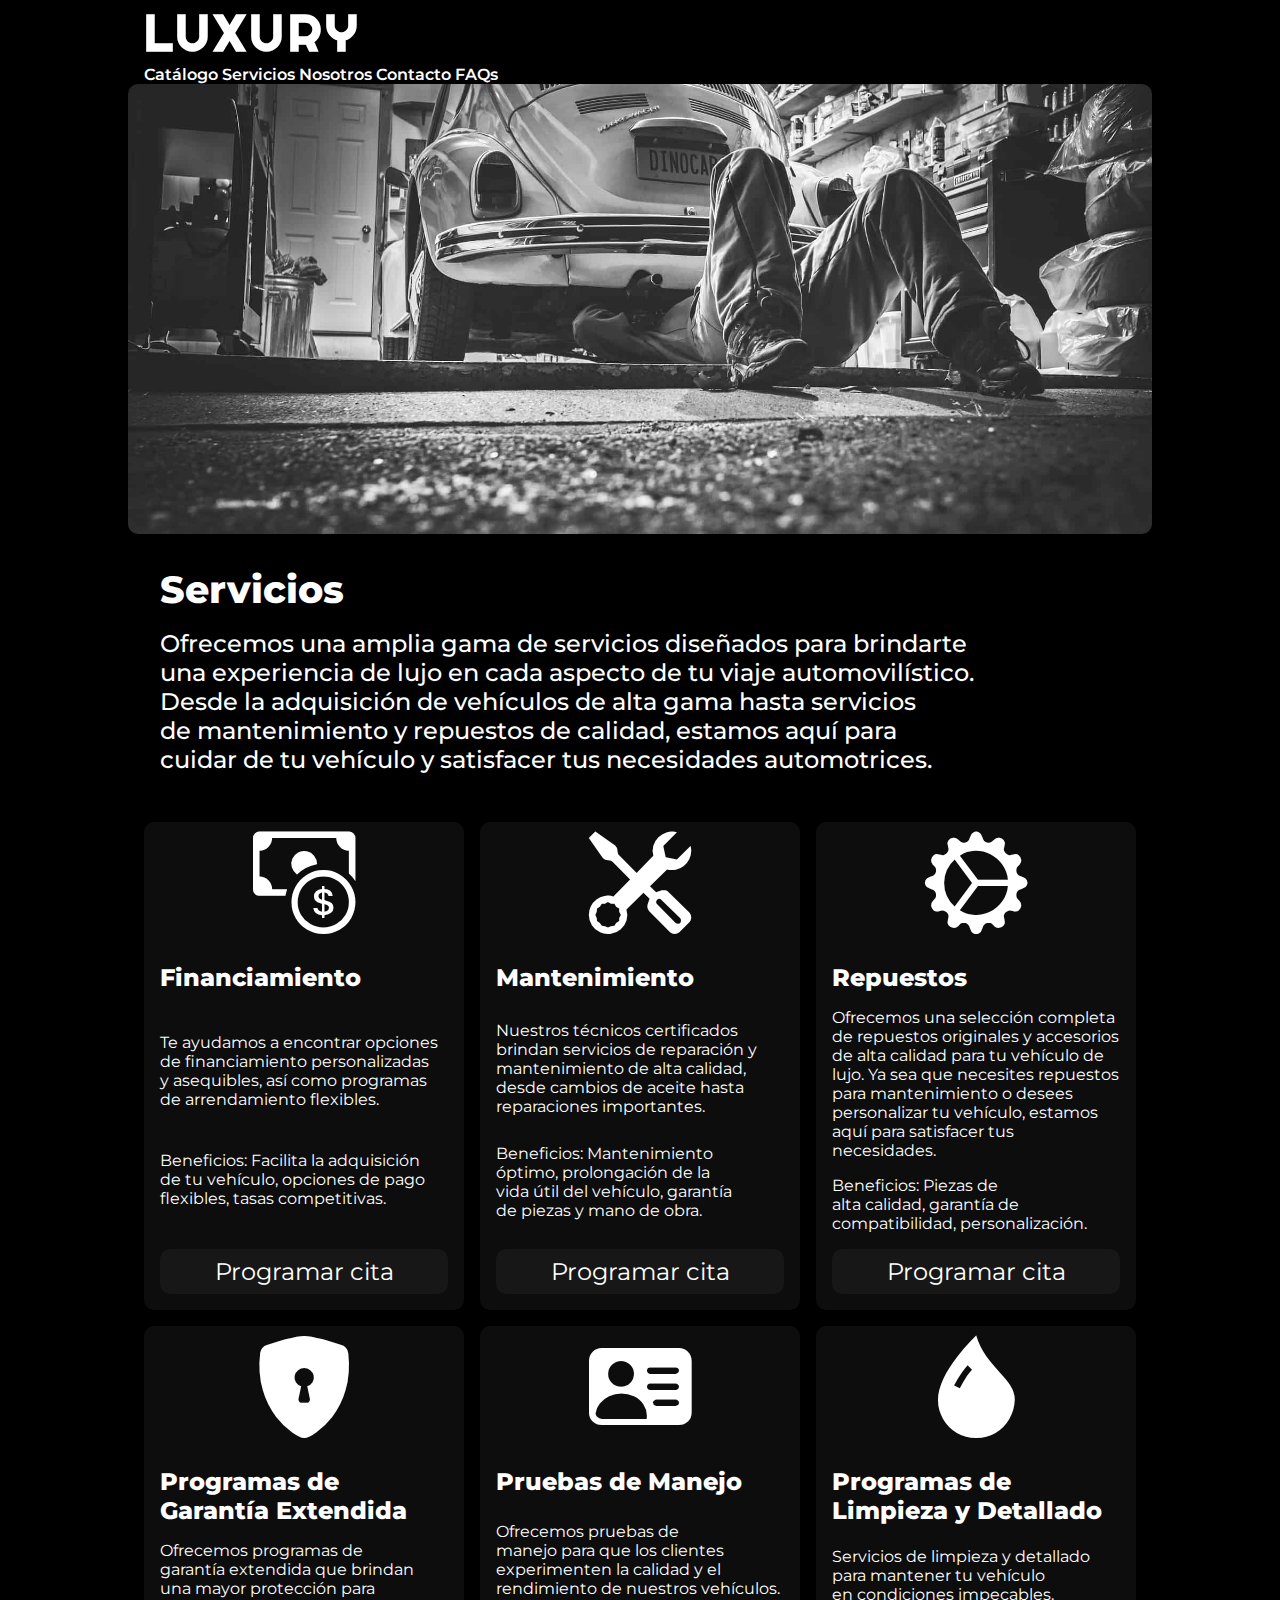
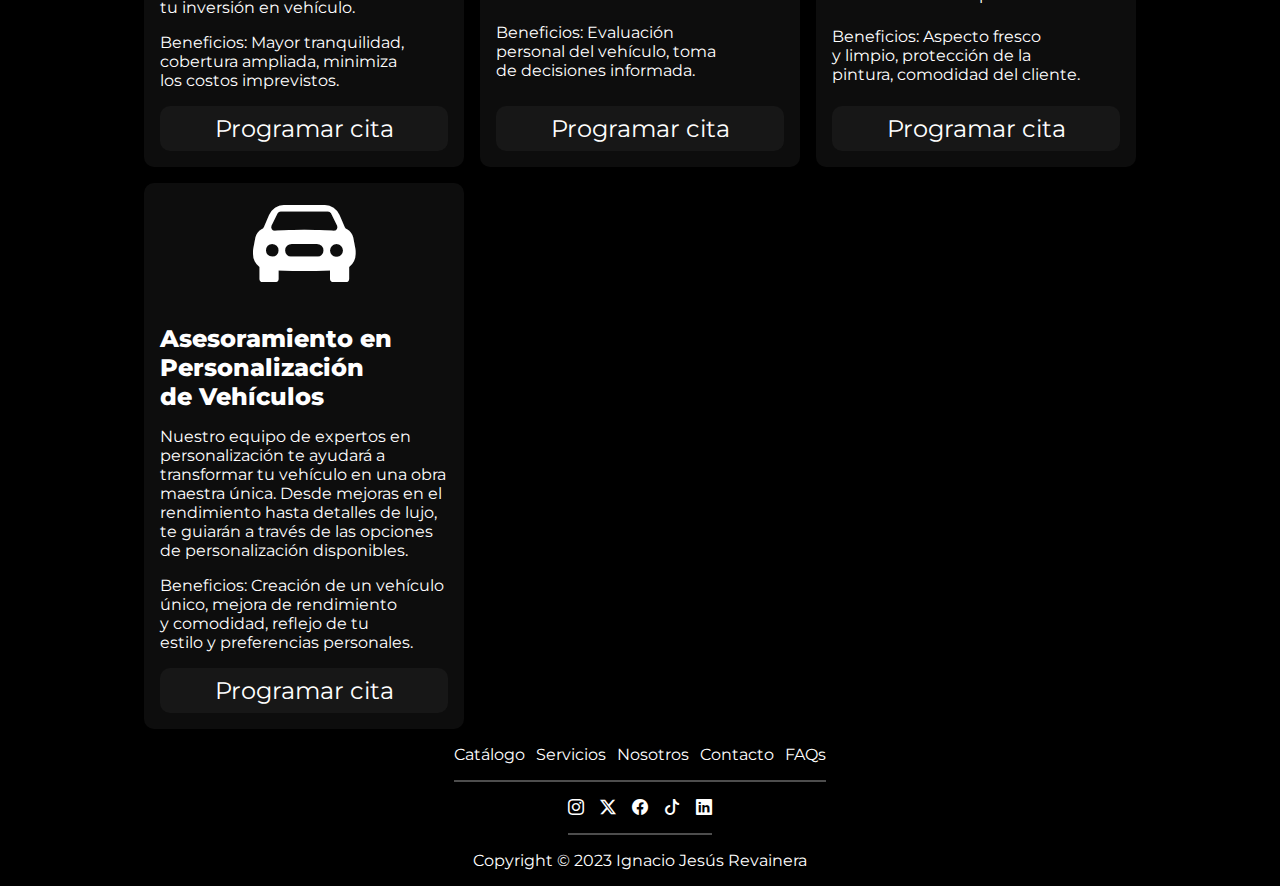
<file: html/servicios.html>
<!DOCTYPE html>
<html lang="es" data-bs-theme="dark">

<head>
    <meta charset="UTF-8">
    <meta name="viewport" content="width=device-width, initial-scale=1.0">
    <title>Luxury | Servicios</title>

    <!-- FAVICON -->
    <link rel="apple-touch-icon" sizes="180x180" href="../assets/favicon/apple-touch-icon.png">
    <link rel="icon" type="image/png" sizes="32x32" href="../assets/favicon/favicon-32x32.png">
    <link rel="icon" type="image/png" sizes="16x16" href="../assets/favicon/favicon-16x16.png">
    <link rel="manifest" href="../assets/favicon/site.webmanifest">
    <link rel="mask-icon" href="../assets/favicon/safari-pinned-tab.svg" color="#5bbad5">
    <meta name="apple-mobile-web-app-title" content="Luxury">
    <meta name="application-name" content="Luxury">
    <meta name="msapplication-TileColor" content="#603cba">
    <meta name="theme-color" content="#ffffff">

    <!-- BOOTSTRAP -->
    <link href="https://cdn.jsdelivr.net/npm/bootstrap@5.3.2/dist/css/bootstrap.min.css" rel="stylesheet"
        integrity="sha384-T3c6CoIi6uLrA9TneNEoa7RxnatzjcDSCmG1MXxSR1GAsXEV/Dwwykc2MPK8M2HN" crossorigin="anonymous">

    <!-- CSS -->
    <link rel="stylesheet" href="../css/styles.css">
    <link rel="stylesheet" href="../css/servicios.css">

    <!-- BOOTSTRAP ICONS -->
    <link rel="stylesheet" href="https://cdn.jsdelivr.net/npm/bootstrap-icons@1.11.1/font/bootstrap-icons.css">
</head>

<body>

    <div class="contenedor">

        <!-- APERTURA DEL HEADER --> <!-- COMPONENTE DE BOOTSTRAP 1/1 -->
        <header class="header">
            <nav class="navbar navbar-expand-lg">
                <div class="container-fluid">
                    <a class="navbar-brand nav__luxury" href="../index.html">LUXURY</a>
                    <button class="navbar-toggler nav__toggler" type="button" data-bs-toggle="collapse"
                        data-bs-target="#navbarNavAltMarkup" aria-controls="navbarNavAltMarkup" aria-expanded="false"
                        aria-label="Toggle navigation">
                        <span class="navbar-toggler-icon nav__toggler__icon"></span>
                    </button>
                    <div class="collapse navbar-collapse" id="navbarNavAltMarkup">
                        <div class="navbar-nav">
                            <a class="nav-link nav__link" href="./catalogo.html">Catálogo</a>
                            <a class="nav-link nav__link" href="./servicios.html">Servicios</a>
                            <a class="nav-link nav__link" href="./nosotros.html">Nosotros</a>
                            <a class="nav-link nav__link" href="./contacto.html">Contacto</a>
                            <a class="nav-link nav__link" href="./faqs.html">FAQs</a>
                        </div>
                    </div>
                </div>
            </nav>
        </header>
        <!-- CIERRE DEL HEADER -->

        <!-- APERTURA DEL MAIN -->
        <main class="main">
            <section class="banner">
                <img src="../assets/luxury/servicios.jpg" alt="servicios-banner" class="img">

                <div class="texto">
                    <h1 class="titulo">Servicios</h1>
                    <p class="parrafo">
                        Ofrecemos una amplia gama de servicios diseñados para brindarte una experiencia de lujo en cada
                        aspecto de tu viaje automovilístico. Desde la adquisición de vehículos de alta gama hasta
                        servicios
                        de mantenimiento y repuestos de calidad, estamos aquí para cuidar de tu vehículo y satisfacer
                        tus
                        necesidades automotrices.
                    </p>
                </div>
            </section>

            <section class="container__cards">
                <div class="card__container">
                    <i class="bi bi-cash-coin card__icon"></i>
                    <div class="card__body">
                        <h3 class="card__nombre">Financiamiento</h3>
                        <p class="card__descripcion">Te ayudamos a encontrar opciones de financiamiento personalizadas y
                            asequibles, así como programas de arrendamiento flexibles.</p>
                        <p class="card__beneficios"><span class="card__beneficios__nombre">Beneficios</span>: Facilita
                            la adquisición de tu vehículo, opciones de pago flexibles,
                            tasas competitivas.</p>
                        <a class="button" href="./contacto.html">Programar cita</a>
                    </div>
                </div>
                <div class="card__container">
                    <i class="bi bi-tools card__icon"></i>
                    <div class="card__body">
                        <h3 class="card__nombre">Mantenimiento</h3>
                        <p class="card__descripcion">Nuestros técnicos certificados brindan servicios de reparación y
                            mantenimiento de alta calidad, desde cambios de aceite hasta reparaciones importantes.</p>
                        <p class="card__beneficios"><span class="card__beneficios__nombre">Beneficios</span>:
                            Mantenimiento
                            óptimo, prolongación de la vida útil del vehículo, garantía de piezas y mano de obra.</p>
                        <a class="button" href="./contacto.html">Programar cita</a>
                    </div>
                </div>
                <div class="card__container">
                    <i class="bi bi-gear-wide-connected card__icon"></i>
                    <div class="card__body">
                        <h3 class="card__nombre">Repuestos</h3>
                        <p class="card__descripcion">Ofrecemos una selección completa de repuestos originales y
                            accesorios
                            de alta calidad para tu vehículo de lujo. Ya sea que necesites repuestos para mantenimiento
                            o
                            desees personalizar tu vehículo, estamos aquí para satisfacer tus necesidades.</p>
                        <p class="card__beneficios"><span class="card__beneficios__nombre">Beneficios</span>: Piezas de
                            alta
                            calidad, garantía de compatibilidad, personalización.</p>
                        <a class="button" href="./contacto.html">Programar cita</a>
                    </div>
                </div>
                <div class="card__container">
                    <i class="bi bi-shield-lock-fill card__icon"></i>
                    <div class="card__body">
                        <h3 class="card__nombre">Programas de Garantía Extendida</h3>
                        <p class="card__descripcion">Ofrecemos programas de garantía extendida que brindan una mayor
                            protección para tu inversión en vehículo.</p>
                        <p class="card__beneficios"><span class="card__beneficios__nombre">Beneficios</span>: Mayor
                            tranquilidad, cobertura ampliada, minimiza los costos imprevistos.</p>
                        <a class="button" href="./contacto.html">Programar cita</a>
                    </div>
                </div>
                <div class="card__container">
                    <i class="bi bi-person-vcard-fill card__icon"></i>
                    <div class="card__body">
                        <h3 class="card__nombre">Pruebas de Manejo</h3>
                        <p class="card__descripcion">Ofrecemos pruebas de manejo para que los clientes experimenten la
                            calidad y el rendimiento de nuestros vehículos.</p>
                        <p class="card__beneficios"><span class="card__beneficios__nombre">Beneficios</span>: Evaluación
                            personal del vehículo, toma de decisiones informada.</p>
                        <a class="button" href="./contacto.html">Programar cita</a>
                    </div>
                </div>
                <div class="card__container">
                    <i class="bi bi-droplet-fill card__icon"></i>
                    <div class="card__body">
                        <h3 class="card__nombre">Programas de Limpieza y Detallado</h3>
                        <p class="card__descripcion">Servicios de limpieza y detallado para mantener tu vehículo en
                            condiciones impecables.</p>
                        <p class="card__beneficios"><span class="card__beneficios__nombre">Beneficios</span>: Aspecto
                            fresco
                            y limpio, protección de la pintura, comodidad del cliente.</p>
                        <a class="button" href="./contacto.html">Programar cita</a>
                    </div>
                </div>
                <div class="card__container">
                    <i class="bi bi-car-front-fill card__icon"></i>
                    <div class="card__body">
                        <h3 class="card__nombre">Asesoramiento en Personalización de Vehículos</h3>
                        <p class="card__descripcion">Nuestro equipo de expertos en personalización te ayudará a
                            transformar
                            tu vehículo en una obra maestra única. Desde mejoras en el rendimiento hasta detalles de
                            lujo,
                            te guiarán a través de las opciones de personalización disponibles.</p>
                        <p class="card__beneficios"><span class="card__beneficios__nombre">Beneficios</span>: Creación
                            de un
                            vehículo único, mejora de rendimiento y comodidad, reflejo de tu estilo y preferencias
                            personales.</p>
                        <a class="button" href="./contacto.html">Programar cita</a>
                    </div>
                </div>
            </section>
        </main>
        <!-- CIERRE DEL MAIN -->

    </div>

    <!-- APERTURA DEL FOOTER -->
    <footer class="footer">
        <div class="footer__enlaces">
            <a href="./catalogo.html" class="footer__enlace">Catálogo</a>
            <a href="./servicios.html" class="footer__enlace">Servicios</a>
            <a href="./nosotros.html" class="footer__enlace">Nosotros</a>
            <a href="./contacto.html" class="footer__enlace">Contacto</a>
            <a href="./faqs.html" class="footer__enlace">FAQs</a>
        </div>

        <div class="footer__redes">
            <a href="https://www.instagram.com/audi/" target="_blank" class="bi bi-instagram"
                aria-label="instagram"></a>
            <a href="https://twitter.com/ScuderiaFerrari" target="_blank" class="bi bi-twitter-x"
                aria-label="twitter"></a>
            <a href="https://www.facebook.com/MercedesBenz" target="_blank" class="bi bi-facebook"
                aria-label="facebook"></a>
            <a href="https://www.tiktok.com/@astonmartin?lang=es" target="_blank" class="bi bi-tiktok"
                aria-label="tiktok"></a>
            <a href="https://www.linkedin.com/in/ignaciorevainera" target="_blank" class="bi bi-linkedin"
                aria-label="linkedin"></a>
        </div>

        <p class="footer__copyright">Copyright &copy; 2023 Ignacio Jesús Revainera</p>
    </footer>
    <!-- CIERRE DEL FOOTER -->

    <!-- JAVASCRIPT -->
    <script type="text/javascript" src="../js/script.js"></script>

    <!-- BOOTSTRAP SCRIPT -->
    <script src="https://cdn.jsdelivr.net/npm/bootstrap@5.3.2/dist/js/bootstrap.min.js"
        integrity="sha384-BBtl+eGJRgqQAUMxJ7pMwbEyER4l1g+O15P+16Ep7Q9Q+zqX6gSbd85u4mG4QzX+"
        crossorigin="anonymous"></script>
</body>

</html>
</file>
<file: css/styles.css>
@import url('https://fonts.googleapis.com/css2?family=Montserrat:wght@100;200;300;400;500;600;700;800;900&family=Righteous&display=swap');

:root {
    --white: #FFFFFF;
    --black: #000000;
    --green: #ACEB1A;

    --black-100: #171717;
    --black-200: #141414;
    --black-300: #121212;
    --black-400: #0f0f0f;
    --black-500: #0d0d0d;
    --black-600: #0a0a0a;
    --black-700: #080808;
    --black-800: #050505;
    --black-900: #030303;

    --grey-400: #b0b0b0;
    --grey-500: #808080;
    --grey-600: #5e5e5e;
    --grey-700: #4d4d4d;
    --grey-800: #333333;
    --grey-900: #242424;

    --border-radius: 10px;

    --font-size-fluid-0: clamp(.75rem, 1.5vw, 1rem);
    --font-size-fluid-1: clamp(1rem, 2vw, 1.5rem);
    --font-size-fluid-2: clamp(1.4rem, 3vw, 2.5rem);
    --font-size-fluid-3: clamp(2rem, 4vw, 3.5rem);
}

* {
    padding: 0;
    margin: 0;
    box-sizing: border-box;
    outline: none;
    border: none;
    text-decoration: none !important;
    text-wrap: balance;

    font-family: 'Montserrat', sans-serif;
    color: var(--white);
}

*::selection {
    color: var(--black);
    background-color: var(--green);
}

body {
    background-color: var(--black);
    min-height: 100vh;
}

.main {
    display: flex;
    flex-direction: column;
    gap: 1rem;

    z-index: 100;
    flex-grow: 1;
}

/* HEADER */

.header {
    background-color: var(--black);
    padding: 0 1rem;
}

.navbar {
    background-color: var(--black);
}

.container-fluid {
    background-color: var(--black);
}

.nav__luxury {
    font-family: 'Righteous', sans-serif;
    font-size: var(--font-size-fluid-3);
    font-weight: 1000;
    letter-spacing: 4px;

    transition: all .2s;
}

.nav__toggler {
    border: none !important;
    outline: none !important;
    box-shadow: none !important;

    transition: all .2s;
}

.nav__link {
    color: var(--white);
    font-weight: 600;
}

.nav__toggler:hover {
    transform: rotate(90deg);
}

.nav__luxury:hover,
.nav__link:hover {
    color: var(--grey-900);
}

.nav__luxury:hover {
    transform: scale(.9);
}

.rotate {
    transform: rotate(90deg);
}

/* FOOTER */

.footer {
    position: relative;
    z-index: 10;

    display: flex;
    flex-direction: column;
    justify-content: center;
    align-items: center;

    background-color: var(--black);
}

.footer__enlaces,
.footer__redes,
.footer__copyright {
    padding: 1rem 0;
    margin: 0 1rem;
}

.footer__enlace,
.footer__redes a,
.footer__copyright {
    color: var(--white);
    font-size: var(--font-size-fluid-0);
    font-weight: 400;

    transition: .2s;
}

.footer__enlaces,
.footer__redes {
    display: flex;
    flex-direction: row;
    justify-content: center;
    align-items: center;
    flex-wrap: wrap;

    border-bottom: 2px solid var(--grey-700);
}

.footer__enlaces {
    gap: .7rem;
}

.footer__redes {
    gap: 1rem;
}

.footer__enlace:hover,
.footer__redes a:hover {
    color: var(--grey-900);
    transform: scale(.95);
}

.footer__copyright {
    text-align: center;
    user-select: none;
}

/* TEXTO */

.banner {
    display: flex;
    flex-direction: column;
}

.texto {
    display: flex;
    flex-direction: column;
    justify-content: center;
    align-items: start;

    gap: 1rem;
    padding: 2rem;
    margin: 0;
}

.titulo {
    margin: 0;
    padding: 0;
    color: var(--white);
    font-size: var(--font-size-fluid-2);
    font-weight: 800;
}

.parrafo {
    margin: 0;
    padding: 0;
    color: var(--white);
    font-size: var(--font-size-fluid-1);
    font-weight: 500;
}

.img {
    width: 100%;
    height: 50vh;
    object-fit: cover;
    overflow: hidden;

    transition: all .2s;
}

.img:hover {
    opacity: .5;
}

/* CATÁLOGO */

.container__cards {
    display: grid;
    grid-auto-rows: auto;
    grid-template-columns: repeat(auto-fill, minmax(min(100%, 15rem), 1fr));

    gap: 1rem;
    padding: 0 1rem;
}

.card__container {
    display: flex;
    flex-direction: column;
    justify-content: start;

    background-color: var(--black-500);
    border-radius: var(--border-radius);

    transition: all .2s;
}

.card__img {
    border-radius: var(--border-radius);
}

.card__body {
    display: flex;
    flex-direction: column;
    justify-content: space-between;

    height: 100%;
    padding: 1rem;
    gap: 1rem;
}

.card__info {
    display: flex;
    flex-direction: column;
    justify-content: start;
    align-items: start;

    gap: .2rem;
}

.card__footer {
    display: flex;
    flex-direction: column;

    gap: .5rem;
}

.card__nombre {
    font-size: var(--font-size-fluid-1);
    font-weight: 800;
    text-align: start;
}

.card__categoria {
    font-size: var(--font-size-fluid-0);
    font-weight: 400;
}

.card__precio {
    margin: 0;
    padding: 0;
    text-align: center;
    font-size: var(--font-size-fluid-1);
    font-weight: 600;
}

.card__container:hover {
    transform: scale(.95);
}

/* ICONOS */

i {
    padding: 0;
    margin: 0;
}

i::before {
    padding: 0;
    margin: 0;
}

/* BOTONES */

.button {
    align-self: stretch;
    user-select: none;
    cursor: pointer;

    color: var(--white);
    font-size: var(--font-size-fluid-1);
    font-weight: 400;
    text-align: center;
    padding: .5rem 1rem;

    border-radius: var(--border-radius);
    background-color: var(--black-100);

    transition-property: background-color, transform;
    transition-duration: .2s;
}

.button:hover {
    color: var(--black);
    font-weight: 800;
    background-color: var(--white);
}

.button:active {
    transform: scale(.95);
    color: var(--white);
    background-color: var(--grey-800);
}

/* INPUTS */

input,
select,
textarea {
    background-color: var(--black-100) !important;
    border: none !important;
    outline: none !important;
    box-shadow: none !important;

    transition: all .2s !important;
}

input:hover,
textarea:hover {
    background-color: var(--black-400) !important;
}

input:focus,
textarea:focus {
    background-color: var(--black-300) !important;
}

input:active,
textarea:active {
    background-color: var(--black-300) !important;
}

textarea {
    resize: none;
}

/* MEDIA QUERIES */

@media only screen and (min-width: 768px) {
    .contenedor {
        display: grid;
        place-content: center;
        grid-template-columns: 80%;
    }

    .img {
        width: 100%;
        height: initial;
        border-radius: var(--border-radius);
    }

    .img:not(article .img) {
        max-height: 50vh;
    }
}
</file>
<file: css/index.css>
/* CAROUSEL */
.carousel,
.slide {
    height: 100vh;
}

#carouselIndicatorButton {
    padding: .2rem;
    border: 1px solid transparent;
    border-radius: var(--border-radius);
    background-color: var(--white);
}

.carousel-inner,
.carousel-item,
.d-block {
    height: 100%;
}

.d-block {
    opacity: .4;
    object-fit: cover;
}

.carousel-caption {
    top: 70%;
}

/* SECTION SERVICIOS */

.section__servicios {
    display: flex;
    flex-direction: column;
    gap: 1rem;
}

/* SECTION CATÁLOGO */

.section__catalogo {
    display: flex;
    flex-direction: column;
    gap: 1rem;
}

.section__catalogo__titulo {
    margin: 0;
    text-align: center;
    color: var(--white);
    font-size: var(--font-size-fluid-2);
    font-weight: 700;

    padding: .5rem 1rem;

    border-radius: var(--border-radius);
    background-color: var(--black-100);
}

/* SECTION SUCURSALES */

.section__sucursales {
    display: flex;
    flex-direction: column;
    gap: 1rem;
}

.sucursales__main {
    display: flex;
    flex-direction: column;
    gap: 1rem;
}

.sucursales__buttons {
    display: flex;
    flex-direction: column;
    gap: 1rem;
}

.sucursales__button {
    overflow: hidden;
    height: 15vh;
    background-color: var(--black);
    position: relative;
    border-radius: var(--border-radius);
    border: none;
}

.sucursales__bandera {
    user-select: none;
    height: 100%;
    width: 50%;
    transform: skew(-15deg);
    object-fit: cover;
    border-radius: var(--border-radius);

    transition: all .2s;
}

.sucursales__mapa {
    user-select: none;
    width: 100%;
    height: 50vh;
    display: none;
}

.activo {
    scale: 1.5;
    opacity: .5;
}

.visible {
    display: block;
}

/* MEDIA QUERIES */

@media only screen and (min-width: 768px) {

    .carousel-inner,
    .carousel-item,
    .d-block,
    .sucursales__mapa {
        border-radius: var(--border-radius);
    }

    .article__servicios {
        display: flex;
        flex-direction: row;
    }

    .article__servicios__texto,
    .sucursales__banner__texto {
        max-width: 50%;
    }

    .sucursales__banner {
        display: flex;
        flex-direction: row;
    }

    .sucursales__main {
        flex-direction: row;
    }

    .sucursales__buttons {
        justify-content: space-between;
    }

    .sucursales__bandera {
        width: 100%;
    }
}
</file>
<file: css/catalogo.css>
.section__catalogo {
    display: flex;
    flex-direction: column;
    gap: 1rem;
}

#filtros {
    display: flex;
    flex-direction: column;
    padding: 0 1rem;
    gap: .5rem;
}

#filtros input {
    display: none;
}

#filtros .filtro:checked+.button {
    background-color: var(--black-500);
}

#filtros .filtro:checked+.button:hover {
    cursor: initial;
    color: initial;
    font-weight: initial;
    transform: initial;
}

/* MEDIA QUERIES */

@media only screen and (min-width: 768px) {
    .section__catalogo {
        display: grid;
        grid-template-columns: 30% calc(100% - 30%);
        gap: .5rem;
    }

    #filtros {
        padding: 0;
    }
}
</file>
<file: css/contacto.css>
.form {
    display: flex;
    flex-direction: column;
    padding: 0 1rem;
    gap: 1rem;
}
</file>
<file: css/faqs.css>
.accordion {
    padding: 0 1rem;
}

.accordion-item {
    border: none;
    background-color: var(--black);
}

.accordion-button {
    color: var(--white);
    background-color: var(--black-100) !important;
    box-shadow: none !important;
}

.accordion-button:active {
    background-color: var(--black-400) !important;
}

.accordion-body {
    padding: 1rem;
}

.faqs__footer {
    margin: 1rem;

    display: flex;
    flex-direction: column;
    gap: .5rem;
}

.faqs__footer * {
    text-align: center;
}
</file>
<file: css/nosotros.css>
.nosotros__section,
.nosotros__article {
    display: flex;
    flex-direction: column;
}

.list-group {
    gap: .5rem;
    padding: 0 1rem 1rem 1rem;
}

.list-group-item {
    border: none;
    border-radius: initial;
}

ul,
ul li {
    width: 100%;
}

.span {
    font-weight: 800;
}

/* MEDIA QUERIES */

@media only screen and (min-width: 768px) {
    .nosotros__section {
        display: grid;
        grid-template-columns: 30% calc(100% - 30%);
    }

    .nosotros__article__img {
        border-radius: var(--border-radius);
    }
}
</file>
<file: css/servicios.css>
.container__cards {
    grid-template-columns: repeat(auto-fill, minmax(min(100%, 20rem), 1fr));
}

.card__icon {
    font-size: clamp(6rem, 8vw, 10rem);
    text-align: center;
}
</file>
